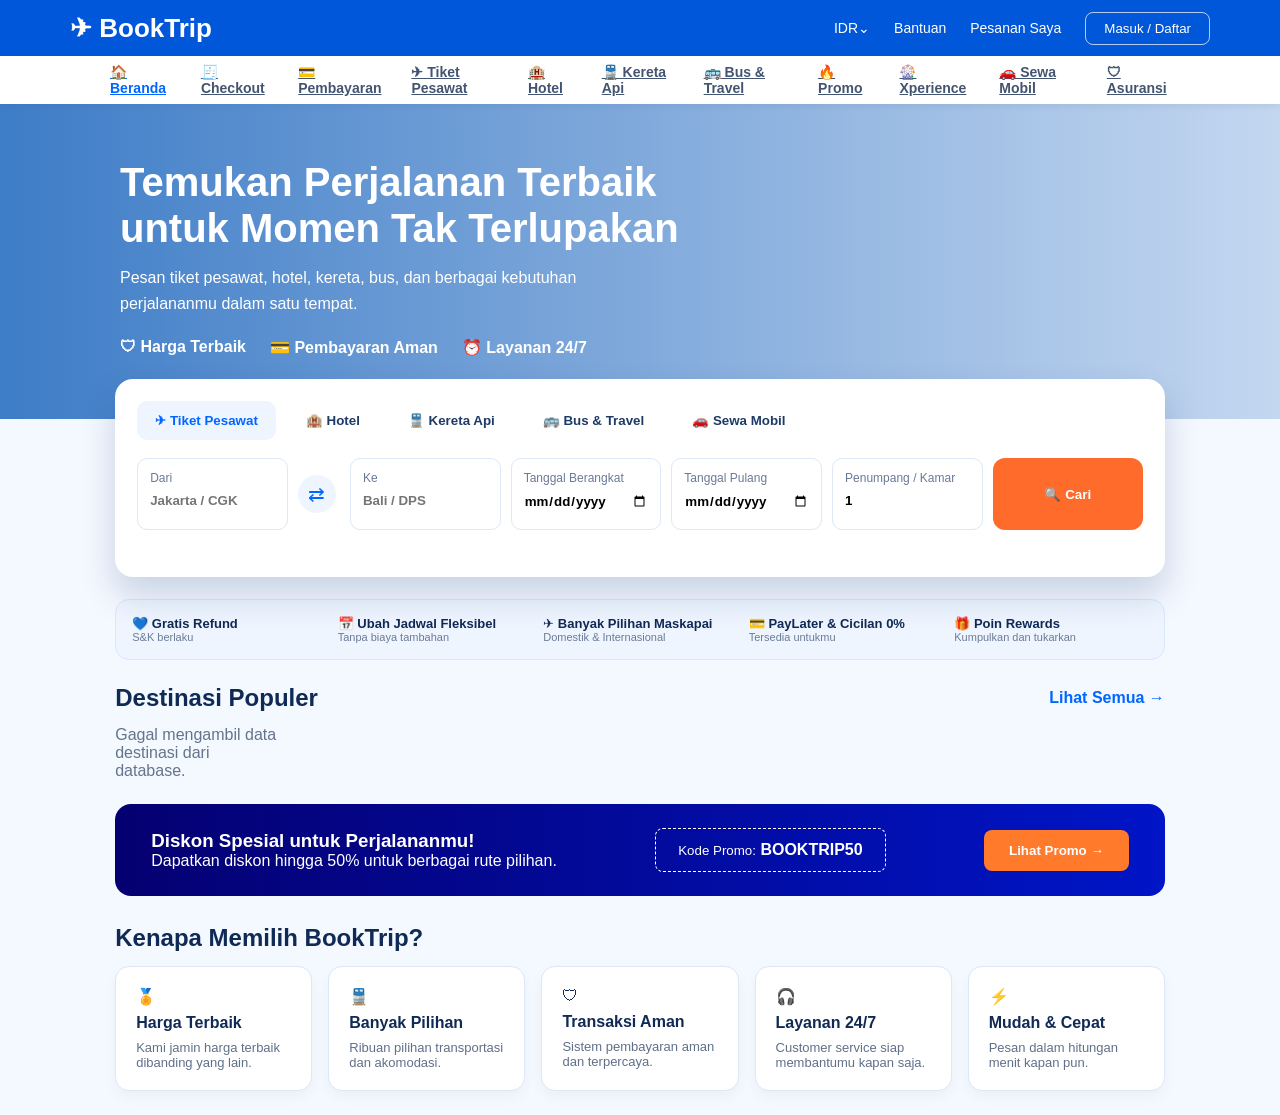
<file: frontend/index.html>
<!DOCTYPE html>
<html lang="id">
<head>
  <meta charset="UTF-8" />
  <meta name="viewport" content="width=device-width, initial-scale=1.0" />

  <title>BookTrip Clone</title>

  <link rel="stylesheet" href="style.css" />
<link rel="icon" type="image/x-icon" href="/favicon.ico">
</head>
<body>

  <!-- TOPBAR -->
  <header class="topbar">
    <div class="logo">✈ BookTrip</div>

    <div class="top-actions">
      <span>IDR⌄</span>
      <span>Bantuan</span>
      <span>Pesanan Saya</span>
      <button id="loginBtn">Masuk / Daftar</button>
    </div>
  </header>

  <!-- NAVBAR MENU -->
  <nav class="navbar" id="navbar">
    <a href="index.html" class="active">🏠 Beranda</a>
    <a href="checkout.html">🧾 Checkout</a>
    <a href="payment.html">💳 Pembayaran</a>
    <a href="tiket-pesawat.html">✈ Tiket Pesawat</a>
    <a href="hotel.html">🏨 Hotel</a>
    <a href="kereta-api.html">🚆 Kereta Api</a>
    <a href="bus-travel.html">🚌 Bus & Travel</a>
    <a href="promo.html">🔥 Promo</a>
    <a href="xperience.html">🎡 Xperience</a>
    <a href="sewa-mobil.html">🚗 Sewa Mobil</a>
    <a href="asuransi.html">🛡 Asuransi</a>
  </nav>

  <!-- MOBILE MENU BUTTON -->
  <button class="hamburger" id="hamburgerBtn">☰</button>

  <!-- HERO -->
  <section class="hero">
    <div class="hero-content">
      <h1>
        Temukan Perjalanan Terbaik<br>
        untuk Momen Tak Terlupakan
      </h1>

      <p>
        Pesan tiket pesawat, hotel, kereta, bus, dan berbagai kebutuhan
        perjalananmu dalam satu tempat.
      </p>

      <div class="features">
        <span>🛡 Harga Terbaik</span>
        <span>💳 Pembayaran Aman</span>
        <span>⏰ Layanan 24/7</span>
      </div>
    </div>
  </section>

  <!-- SEARCH BOX -->
  <section class="search-box">
<div class="tabs">
  <button type="button" class="tab active" onclick="changeTab('flights', this)">✈ Tiket Pesawat</button>
  <button type="button" class="tab" onclick="changeTab('hotels', this)">🏨 Hotel</button>
  <button type="button" class="tab" onclick="changeTab('trains', this)">🚆 Kereta Api</button>
  <button type="button" class="tab" onclick="changeTab('buses', this)">🚌 Bus & Travel</button>
  <button type="button" class="tab" onclick="changeTab('cars', this)">🚗 Sewa Mobil</button>
</div>
</div>
  <form class="form-grid" id="searchForm">
    <div class="input-card">
      <small>Dari</small>
      <input type="text" id="origin" placeholder="Jakarta / CGK">
    </div>

    <button type="button" class="swap" id="swapBtn">⇄</button>

    <div class="input-card">
      <small>Ke</small>
      <input type="text" id="destination" placeholder="Bali / DPS">
    </div>

    <div class="input-card">
      <small>Tanggal Berangkat</small>
      <input type="date" id="departureDate">
    </div>

    <div class="input-card">
      <small>Tanggal Pulang</small>
      <input type="date" id="returnDate">
    </div>

    <div class="input-card">
      <small>Penumpang / Kamar</small>
      <input type="number" id="passenger" value="1" min="1">
    </div>

    <button type="button" class="search-btn" id="searchBtn">
  🔍 Cari
</button>
  </form>

  <div class="result-grid" id="searchResult"></div>
</section>

  <!-- BENEFIT BAR -->
  <section class="benefit-bar">
    <div>
      💙 <b>Gratis Refund</b>
      <span>S&K berlaku</span>
    </div>

    <div>
      📅 <b>Ubah Jadwal Fleksibel</b>
      <span>Tanpa biaya tambahan</span>
    </div>

    <div>
      ✈ <b>Banyak Pilihan Maskapai</b>
      <span>Domestik & Internasional</span>
    </div>

    <div>
      💳 <b>PayLater & Cicilan 0%</b>
      <span>Tersedia untukmu</span>
    </div>

    <div>
      🎁 <b>Poin Rewards</b>
      <span>Kumpulkan dan tukarkan</span>
    </div>
  </section>

  <!-- DESTINASI POPULER -->
  <section class="container">
    <div class="section-title">
      <h2>Destinasi Populer</h2>
      <a href="tiket-pesawat.html">Lihat Semua →</a>
    </div>

    <div class="destination-grid" id="destinationGrid">
      <!-- DATA DARI DATABASE -->
    </div>
  </section>

  <!-- PROMO -->
  <section class="promo">
    <div>
      <h3>Diskon Spesial untuk Perjalananmu!</h3>
      <p>Dapatkan diskon hingga 50% untuk berbagai rute pilihan.</p>
    </div>

    <div class="coupon">
      <small>Kode Promo:</small>
      <b>BOOKTRIP50</b>
    </div>

    <button onclick="window.location.href='promo.html'">
      Lihat Promo →
    </button>
  </section>

  <!-- WHY CHOOSE -->
  <section class="container">
    <h2>Kenapa Memilih BookTrip?</h2>

    <div class="why-grid">
      <div class="why-card">
        🏅
        <b>Harga Terbaik</b>
        <p>Kami jamin harga terbaik dibanding yang lain.</p>
      </div>

      <div class="why-card">
        🚆
        <b>Banyak Pilihan</b>
        <p>Ribuan pilihan transportasi dan akomodasi.</p>
      </div>

      <div class="why-card">
        🛡
        <b>Transaksi Aman</b>
        <p>Sistem pembayaran aman dan terpercaya.</p>
      </div>

      <div class="why-card">
        🎧
        <b>Layanan 24/7</b>
        <p>Customer service siap membantumu kapan saja.</p>
      </div>

      <div class="why-card">
        ⚡
        <b>Mudah & Cepat</b>
        <p>Pesan dalam hitungan menit kapan pun.</p>
      </div>
    </div>
  </section>

  <!-- MODAL LOGIN -->
 <div class="modal" id="loginModal">

  <div class="modal-box">

    <button type="button" class="close-modal" id="closeLogin">
      ×
    </button>

    <h2>Masuk Akun</h2>

    <p>
      Login agar bisa melakukan checkout dan pembayaran.
    </p>

    <input
      type="email"
      id="emailLogin"
      placeholder="Email"
    >

    <input
      type="password"
      id="passwordLogin"
      placeholder="Password"
    >

    <button
      type="button"
      class="login-submit"
      id="submitLogin"
    >
      Masuk
    </button>

    <button
      type="button"
      class="register-btn"
      id="registerBtn"
    >
      Daftar Akun Baru
    </button>

  </div>

</div>

  <!-- SCRIPT -->
  <script src="script.js"></script>

</body>
</html>
</file>
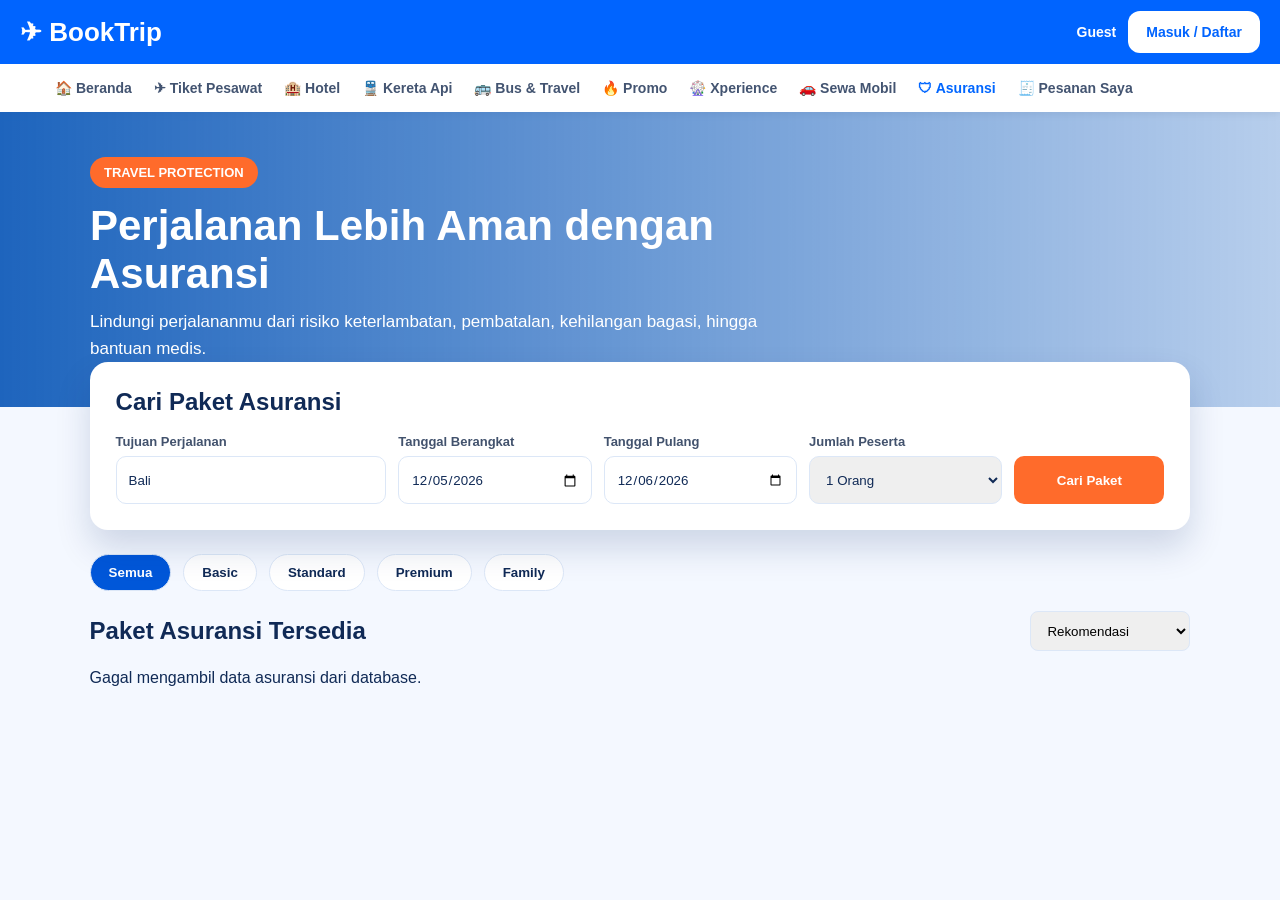
<file: frontend/asuransi.html>
<!DOCTYPE html>
<html lang="id">
<head>
  <meta charset="UTF-8">
  <meta name="viewport" content="width=device-width, initial-scale=1.0">
  <title>Asuransi - BookTrip</title>
  <link rel="stylesheet" href="asuransi.css">


<link rel="icon" type="image/x-icon" href="/favicon.ico">
</head>
<body>

<header class="topbar">
  <div class="logo">✈ BookTrip</div>

  <div class="top-actions">
    <span id="userInfo">Guest</span>
    <button id="loginBtn">Masuk / Daftar</button>
    <button class="menu-btn" id="menuBtn">☰</button>
  </div>
</header>

<nav class="navbar" id="navbar">
  <a href="index.html">🏠 Beranda</a>
  <a href="tiket-pesawat.html">✈ Tiket Pesawat</a>
  <a href="hotel.html">🏨 Hotel</a>
  <a href="kereta-api.html">🚆 Kereta Api</a>
  <a href="bus-travel.html">🚌 Bus & Travel</a>
  <a href="promo.html">🔥 Promo</a>
  <a href="xperience.html">🎡 Xperience</a>
  <a href="sewa-mobil.html">🚗 Sewa Mobil</a>
  <a href="asuransi.html" class="active">🛡 Asuransi</a>
  <a href="pesanan.html">🧾 Pesanan Saya</a>
</nav>

<section class="insurance-hero">
  <div>
    <span class="badge">TRAVEL PROTECTION</span>
    <h1>Perjalanan Lebih Aman dengan Asuransi</h1>
    <p>Lindungi perjalananmu dari risiko keterlambatan, pembatalan, kehilangan bagasi, hingga bantuan medis.</p>
  </div>
</section>

<section class="insurance-search">
  <h2>Cari Paket Asuransi</h2>

  <form id="insuranceForm" class="insurance-form">
    <div class="form-group">
      <label>Tujuan Perjalanan</label>
      <input type="text" id="destination" value="Bali" required>
    </div>

    <div class="form-group">
      <label>Tanggal Berangkat</label>
      <input type="date" id="startDate" required>
    </div>

    <div class="form-group">
      <label>Tanggal Pulang</label>
      <input type="date" id="endDate" required>
    </div>

    <div class="form-group">
      <label>Jumlah Peserta</label>
      <select id="person">
        <option value="1">1 Orang</option>
        <option value="2">2 Orang</option>
        <option value="3">3 Orang</option>
        <option value="4">4 Orang</option>
      </select>
    </div>

    <button type="submit" class="search-btn">Cari Paket</button>
  </form>
</section>

<section class="filter-section">
  <button class="filter-btn active" data-type="all">Semua</button>
  <button class="filter-btn" data-type="Basic">Basic</button>
  <button class="filter-btn" data-type="Standard">Standard</button>
  <button class="filter-btn" data-type="Premium">Premium</button>
  <button class="filter-btn" data-type="Family">Family</button>
</section>

<section class="result-section">
  <div class="result-header">
    <h2>Paket Asuransi Tersedia</h2>

    <select id="sortInsurance">
      <option value="recommended">Rekomendasi</option>
      <option value="cheap">Termurah</option>
      <option value="expensive">Termahal</option>
      <option value="coverage">Coverage Terbesar</option>
    </select>
  </div>

  <div class="insurance-results" id="insuranceResults"></div>
</section>

<div class="modal" id="loginModal">
  <div class="modal-box">
    <button class="close-modal" id="closeLogin">×</button>

    <h2>Masuk Akun</h2>
    <p>Login agar bisa checkout dan pembayaran.</p>

    <input type="email" id="emailLogin" placeholder="Email">
    <input type="password" id="passwordLogin" placeholder="Password">

    <button class="login-submit" id="submitLogin">Masuk</button>
    <button class="register-btn" id="registerBtn">Daftar Akun Baru</button>
  </div>
</div>

<script src="asuransi.js"></script>
</body>
</html>
</file>
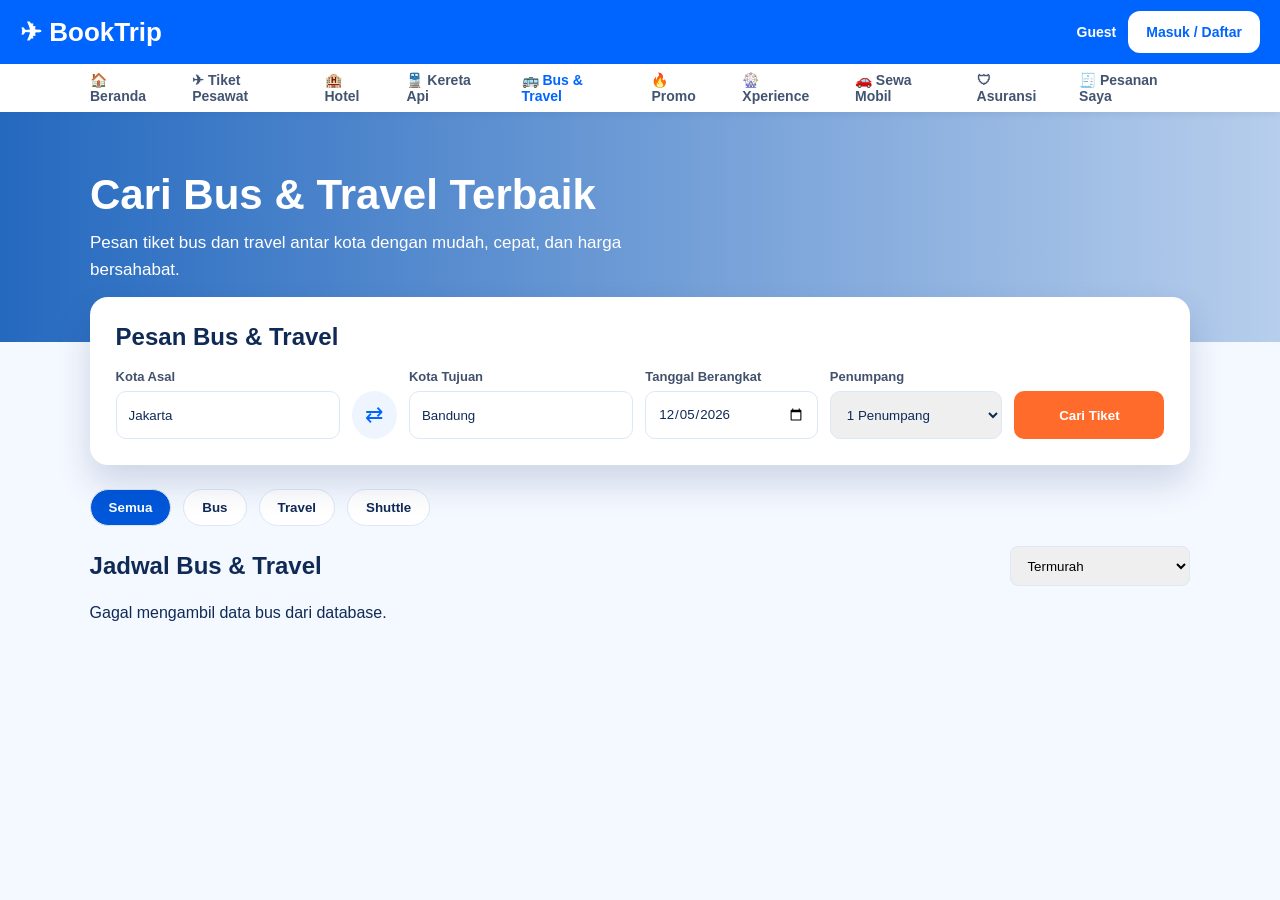
<file: frontend/bus-travel.html>
<!DOCTYPE html>
<html lang="id">
<head>
  <meta charset="UTF-8">
  <meta name="viewport" content="width=device-width, initial-scale=1.0">
  <title>Bus & Travel - BookTrip</title>
  <link rel="stylesheet" href="bus-travel.css">


<link rel="icon" type="image/x-icon" href="/favicon.ico">
</head>
<body>

<header class="topbar">
  <div class="logo">✈ BookTrip</div>

  <div class="top-actions">
    <span id="userInfo">Guest</span>
    <button id="loginBtn">Masuk / Daftar</button>
    <button class="menu-btn" id="menuBtn">☰</button>
  </div>
</header>

<nav class="navbar" id="navbar">
  <a href="index.html">🏠 Beranda</a>
  <a href="tiket-pesawat.html">✈ Tiket Pesawat</a>
  <a href="hotel.html">🏨 Hotel</a>
  <a href="kereta-api.html">🚆 Kereta Api</a>
  <a href="bus-travel.html" class="active">🚌 Bus & Travel</a>
  <a href="promo.html">🔥 Promo</a>
  <a href="xperience.html">🎡 Xperience</a>
  <a href="sewa-mobil.html">🚗 Sewa Mobil</a>
  <a href="asuransi.html">🛡 Asuransi</a>
  <a href="pesanan.html">🧾 Pesanan Saya</a>
</nav>

<section class="bus-hero">
  <div>
    <h1>Cari Bus & Travel Terbaik</h1>
    <p>Pesan tiket bus dan travel antar kota dengan mudah, cepat, dan harga bersahabat.</p>
  </div>
</section>

<section class="bus-search">
  <h2>Pesan Bus & Travel</h2>

  <form id="busForm" class="bus-form">
    <div class="form-group">
      <label>Kota Asal</label>
      <input type="text" id="fromCity" value="Jakarta" required>
    </div>

    <button type="button" class="swap-btn" id="swapBtn">⇄</button>

    <div class="form-group">
      <label>Kota Tujuan</label>
      <input type="text" id="toCity" value="Bandung" required>
    </div>

    <div class="form-group">
      <label>Tanggal Berangkat</label>
      <input type="date" id="departDate" required>
    </div>

    <div class="form-group">
      <label>Penumpang</label>
      <select id="passenger">
        <option value="1">1 Penumpang</option>
        <option value="2">2 Penumpang</option>
        <option value="3">3 Penumpang</option>
        <option value="4">4 Penumpang</option>
      </select>
    </div>

    <button type="submit" class="search-btn">Cari Tiket</button>
  </form>
</section>

<section class="filter-section">
  <button class="filter-btn active" data-type="all">Semua</button>
  <button class="filter-btn" data-type="Bus">Bus</button>
  <button class="filter-btn" data-type="Travel">Travel</button>
  <button class="filter-btn" data-type="Shuttle">Shuttle</button>
</section>

<section class="result-section">
  <div class="result-header">
    <h2>Jadwal Bus & Travel</h2>

    <select id="sortBus">
      <option value="cheap">Termurah</option>
      <option value="early">Berangkat Paling Awal</option>
      <option value="fast">Durasi Tercepat</option>
    </select>
  </div>

  <div class="bus-results" id="busResults"></div>
</section>

<div class="modal" id="loginModal">
  <div class="modal-box">
    <button class="close-modal" id="closeLogin">×</button>

    <h2>Masuk Akun</h2>
    <p>Login agar bisa checkout dan pembayaran.</p>

    <input type="email" id="emailLogin" placeholder="Email">
    <input type="password" id="passwordLogin" placeholder="Password">

    <button class="login-submit" id="submitLogin">Masuk</button>
    <button class="register-btn" id="registerBtn">Daftar Akun Baru</button>
  </div>
</div>

<script src="bus-travel.js"></script>
</body>
</html>
</file>
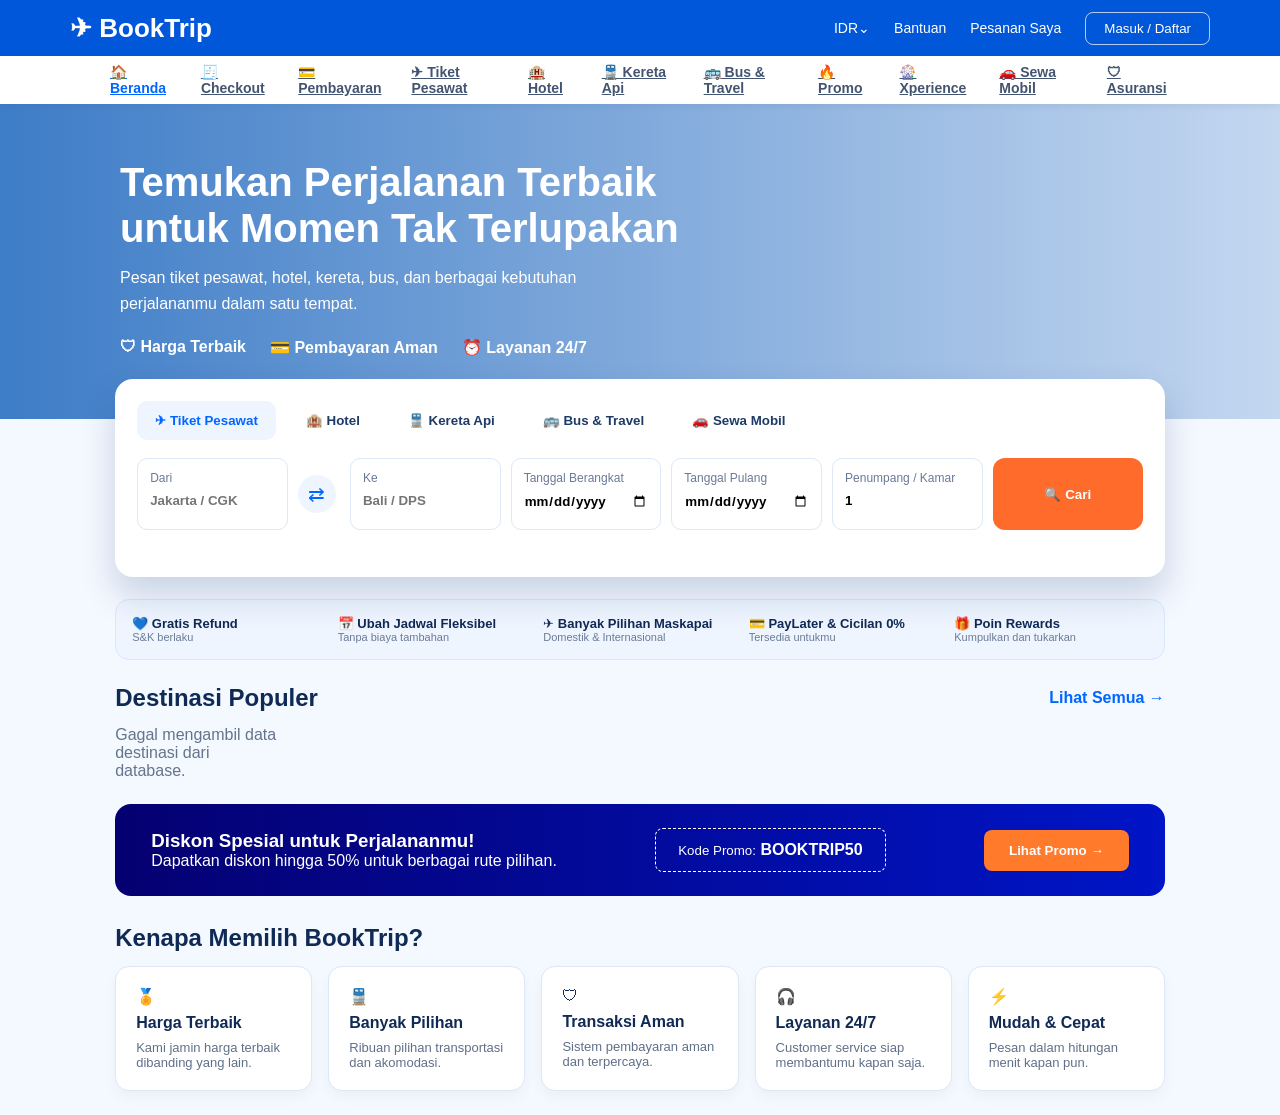
<file: frontend/checkout.html>
<!DOCTYPE html>
<html lang="id">
<head>
  <meta charset="UTF-8">
  <meta name="viewport" content="width=device-width, initial-scale=1.0">
  <title>Checkout - BookTrip</title>
  <link rel="stylesheet" href="style.css">
<link rel="icon" type="image/x-icon" href="/favicon.ico">
</head>
<body>

<header class="topbar">
  <div class="logo">✈ BookTrip</div>
  <div class="top-actions">
    <a href="index.html">Beranda</a>
  </div>
</header>

<section class="checkout-page">
  <div class="checkout-wrapper">

    <div class="checkout-card">
      <h2>Checkout Pesanan</h2>

      <h3>Data Pemesan</h3>

      <input type="text" id="passengerName" placeholder="Nama lengkap">
      <input type="text" id="passengerPhone" placeholder="Nomor WhatsApp">
      <input type="email" id="passengerEmail" placeholder="Email aktif">

      <hr>

      <h3>Catatan Tambahan</h3>
      <input type="text" id="note" placeholder="Contoh: kursi dekat jendela">
    </div>

    <div class="checkout-card">
      <h3>Ringkasan Pesanan</h3>

      <div class="summary-item">
        <span>Layanan</span>
        <b id="serviceName">Loading...</b>
      </div>

      <div class="summary-item">
        <span>Detail</span>
        <b id="serviceDetail">Loading...</b>
      </div>

      <div class="summary-item">
        <span>Status</span>
        <b>Belum Dibayar</b>
      </div>

      <div class="total-box">
        <small>Total Pembayaran</small>
        <h2 id="totalPrice">Rp 0</h2>
      </div>

      <button type="button" class="checkout-btn" id="checkoutBtn">
        Lanjut ke Pembayaran
      </button>
    </div>

  </div>
</section>

<script src="checkout.js"></script>

</body>
</html>
</file>
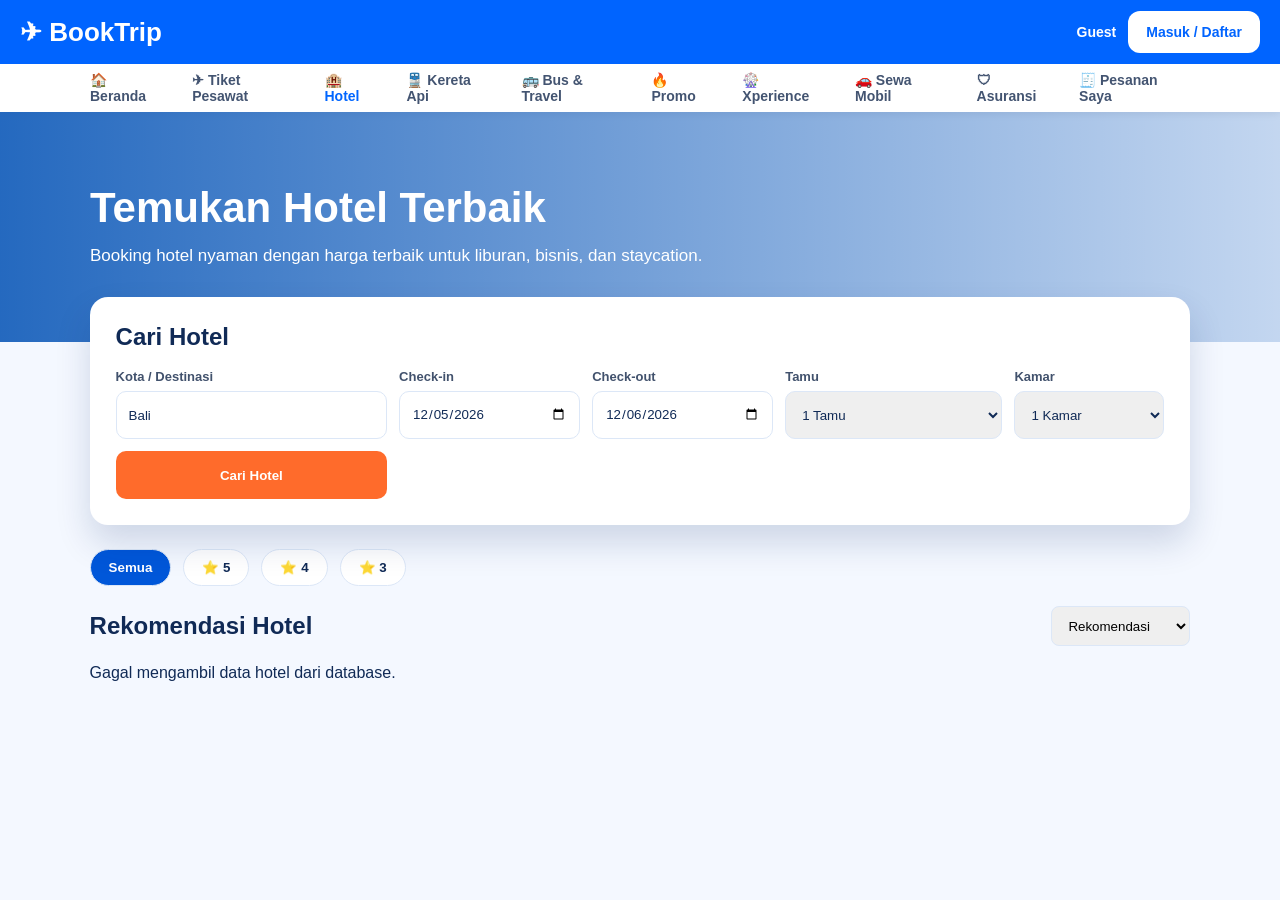
<file: frontend/hotel.html>
<!DOCTYPE html>
<html lang="id">
<head>
  <meta charset="UTF-8">
  <meta name="viewport" content="width=device-width, initial-scale=1.0">
  <title>Hotel - BookTrip</title>
  <link rel="stylesheet" href="hotel.css">
<link rel="icon" type="image/x-icon" href="/favicon.ico">
</head>
<body>

<header class="topbar">
  <div class="logo">✈ BookTrip</div>

  <div class="top-actions">
    <span id="userInfo">Guest</span>
    <button id="loginBtn">Masuk / Daftar</button>
    <button class="menu-btn" id="menuBtn">☰</button>
  </div>
</header>

<nav class="navbar" id="navbar">
  <a href="index.html">🏠 Beranda</a>
  <a href="tiket-pesawat.html">✈ Tiket Pesawat</a>
  <a href="hotel.html" class="active">🏨 Hotel</a>
  <a href="kereta-api.html">🚆 Kereta Api</a>
  <a href="bus-travel.html">🚌 Bus & Travel</a>
  <a href="promo.html">🔥 Promo</a>
  <a href="xperience.html">🎡 Xperience</a>
  <a href="sewa-mobil.html">🚗 Sewa Mobil</a>
  <a href="asuransi.html">🛡 Asuransi</a>
  <a href="pesanan.html">🧾 Pesanan Saya</a>
</nav>

<section class="hotel-hero">
  <div>
    <h1>Temukan Hotel Terbaik</h1>
    <p>Booking hotel nyaman dengan harga terbaik untuk liburan, bisnis, dan staycation.</p>
  </div>
</section>

<section class="hotel-search">
  <h2>Cari Hotel</h2>

  <form id="hotelForm" class="hotel-form">
    <div class="form-group">
      <label>Kota / Destinasi</label>
      <input type="text" id="city" value="Bali" required>
    </div>

    <div class="form-group">
      <label>Check-in</label>
      <input type="date" id="checkin" required>
    </div>

    <div class="form-group">
      <label>Check-out</label>
      <input type="date" id="checkout" required>
    </div>

    <div class="form-group">
      <label>Tamu</label>
      <select id="guests">
        <option value="1">1 Tamu</option>
        <option value="2">2 Tamu</option>
        <option value="4">4 Tamu</option>
        <option value="6">6 Tamu</option>
      </select>
    </div>

    <div class="form-group">
      <label>Kamar</label>
      <select id="rooms">
        <option value="1">1 Kamar</option>
        <option value="2">2 Kamar</option>
        <option value="3">3 Kamar</option>
      </select>
    </div>

    <button type="submit" class="search-btn">Cari Hotel</button>
  </form>
</section>

<section class="filter-section">
  <button class="filter-btn active" data-star="all">Semua</button>
  <button class="filter-btn" data-star="5">⭐ 5</button>
  <button class="filter-btn" data-star="4">⭐ 4</button>
  <button class="filter-btn" data-star="3">⭐ 3</button>
</section>

<section class="result-section">
  <div class="result-header">
    <h2>Rekomendasi Hotel</h2>

    <select id="sortHotel">
      <option value="recommended">Rekomendasi</option>
      <option value="cheap">Termurah</option>
      <option value="expensive">Termahal</option>
      <option value="rating">Rating Tertinggi</option>
    </select>
  </div>

  <div class="hotel-results" id="hotelResults"></div>
</section>

<div class="modal" id="loginModal">
  <div class="modal-box">
    <button class="close-modal" id="closeLogin">×</button>

    <h2>Masuk Akun</h2>
    <p>Login agar bisa checkout dan pembayaran.</p>

    <input type="email" id="emailLogin" placeholder="Email">
    <input type="password" id="passwordLogin" placeholder="Password">

    <button class="login-submit" id="submitLogin">Masuk</button>
    <button class="register-btn" id="registerBtn">Daftar Akun Baru</button>
  </div>
</div>

<script src="hotel.js"></script>
</body>
</html>
</file>
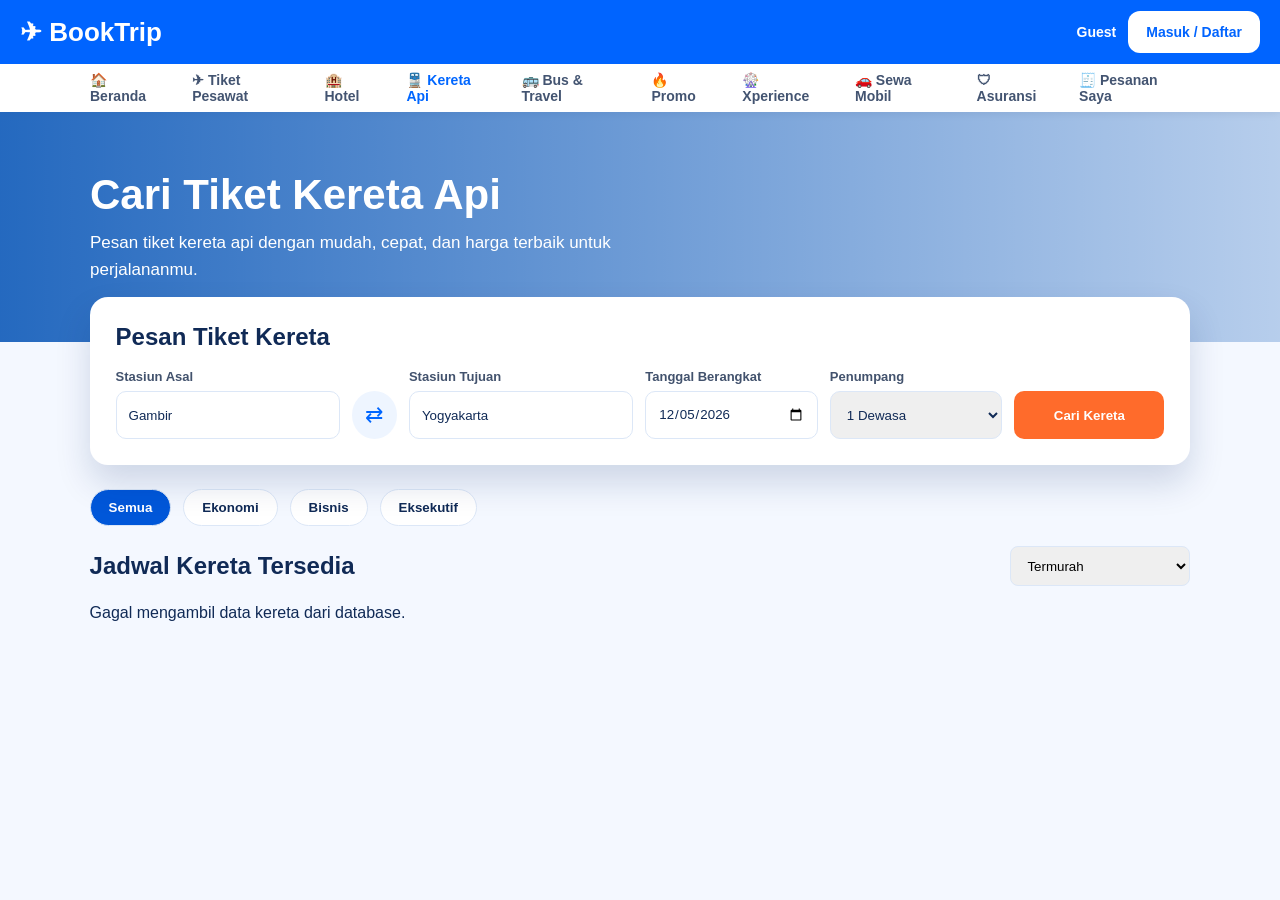
<file: frontend/kereta-api.html>
<!DOCTYPE html>
<html lang="id">
<head>
  <meta charset="UTF-8">
  <meta name="viewport" content="width=device-width, initial-scale=1.0">
  <title>Kereta Api - BookTrip</title>
  <link rel="stylesheet" href="kereta-api.css">
<link rel="icon" type="image/x-icon" href="/favicon.ico">
</head>
<body>

<header class="topbar">
  <div class="logo">✈ BookTrip</div>

  <div class="top-actions">
    <span id="userInfo">Guest</span>
    <button id="loginBtn">Masuk / Daftar</button>
    <button class="menu-btn" id="menuBtn">☰</button>
  </div>
</header>

<nav class="navbar" id="navbar">
  <a href="index.html">🏠 Beranda</a>
  <a href="tiket-pesawat.html">✈ Tiket Pesawat</a>
  <a href="hotel.html">🏨 Hotel</a>
  <a href="kereta-api.html" class="active">🚆 Kereta Api</a>
  <a href="bus-travel.html">🚌 Bus & Travel</a>
  <a href="promo.html">🔥 Promo</a>
  <a href="xperience.html">🎡 Xperience</a>
  <a href="sewa-mobil.html">🚗 Sewa Mobil</a>
  <a href="asuransi.html">🛡 Asuransi</a>
  <a href="pesanan.html">🧾 Pesanan Saya</a>
</nav>

<section class="train-hero">
  <div>
    <h1>Cari Tiket Kereta Api</h1>
    <p>Pesan tiket kereta api dengan mudah, cepat, dan harga terbaik untuk perjalananmu.</p>
  </div>
</section>

<section class="train-search">
  <h2>Pesan Tiket Kereta</h2>

  <form id="trainForm" class="train-form">
    <div class="form-group">
      <label>Stasiun Asal</label>
      <input type="text" id="fromStation" value="Gambir" required>
    </div>

    <button type="button" class="swap-btn" id="swapBtn">⇄</button>

    <div class="form-group">
      <label>Stasiun Tujuan</label>
      <input type="text" id="toStation" value="Yogyakarta" required>
    </div>

    <div class="form-group">
      <label>Tanggal Berangkat</label>
      <input type="date" id="departDate" required>
    </div>

    <div class="form-group">
      <label>Penumpang</label>
      <select id="passenger">
        <option value="1">1 Dewasa</option>
        <option value="2">2 Dewasa</option>
        <option value="3">3 Dewasa</option>
        <option value="4">1 Dewasa, 1 Anak</option>
      </select>
    </div>

    <button type="submit" class="search-btn">Cari Kereta</button>
  </form>
</section>

<section class="filter-section">
  <button class="filter-btn active" data-class="all">Semua</button>
  <button class="filter-btn" data-class="Ekonomi">Ekonomi</button>
  <button class="filter-btn" data-class="Bisnis">Bisnis</button>
  <button class="filter-btn" data-class="Eksekutif">Eksekutif</button>
</section>

<section class="result-section">
  <div class="result-header">
    <h2>Jadwal Kereta Tersedia</h2>

    <select id="sortTrain">
      <option value="cheap">Termurah</option>
      <option value="early">Berangkat Paling Awal</option>
      <option value="fast">Durasi Tercepat</option>
    </select>
  </div>

  <div class="train-results" id="trainResults"></div>
</section>

<div class="modal" id="loginModal">
  <div class="modal-box">
    <button class="close-modal" id="closeLogin">×</button>

    <h2>Masuk Akun</h2>
    <p>Login agar bisa checkout dan pembayaran.</p>

    <input type="email" id="emailLogin" placeholder="Email">
    <input type="password" id="passwordLogin" placeholder="Password">

    <button class="login-submit" id="submitLogin">Masuk</button>
    <button class="register-btn" id="registerBtn">Daftar Akun Baru</button>
  </div>
</div>

<script src="kereta-api.js"></script>
</body>
</html>
</file>
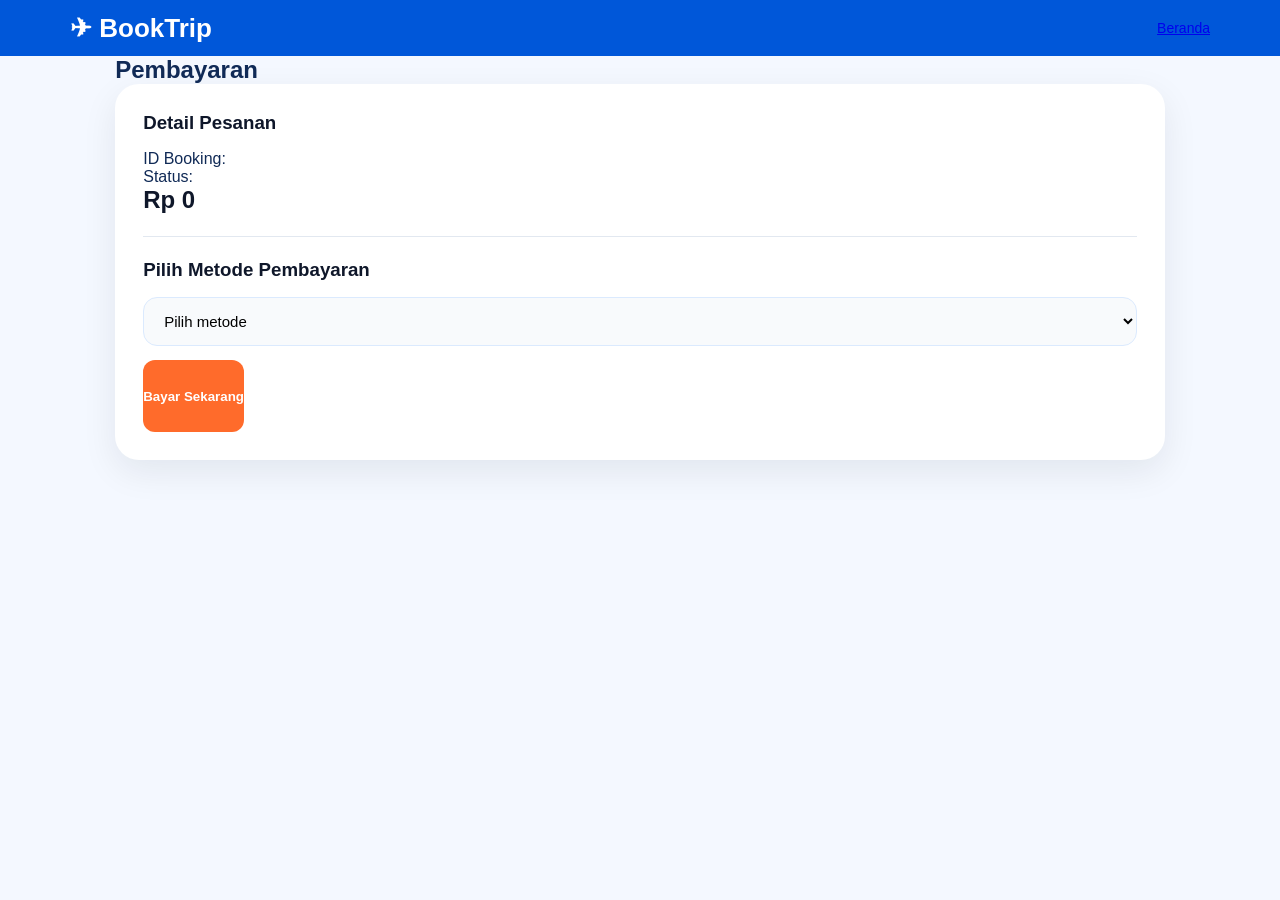
<file: frontend/payment.html>
<!DOCTYPE html>
<html lang="id">
<head>
  <meta charset="UTF-8">
  <title>Pembayaran</title>
  <link rel="stylesheet" href="style.css">
<link rel="icon" type="image/x-icon" href="/favicon.ico">
</head>
<body>

<header class="topbar">
  <div class="logo">✈ BookTrip</div>
  <div class="top-actions">
    <a href="index.html">Beranda</a>
  </div>
</header>

<section class="container">
  <h2>Pembayaran</h2>

  <div class="checkout-card">
    <h3>Detail Pesanan</h3>
    <p>ID Booking: <b id="bookingId"></b></p>
    <p>Status: <b id="bookingStatus"></b></p>
    <h2 id="paymentTotal">Rp 0</h2>

    <hr>

    <h3>Pilih Metode Pembayaran</h3>

    <select id="paymentMethod">
      <option value="">Pilih metode</option>
      <option value="Transfer Bank">Transfer Bank</option>
      <option value="Virtual Account">Virtual Account</option>
      <option value="QRIS">QRIS</option>
      <option value="E-Wallet">E-Wallet</option>
    </select>

    <button class="search-btn" id="payBtn">
      Bayar Sekarang
    </button>
  </div>
</section>

<script src="payment.js"></script>
</body>
</html>
</file>
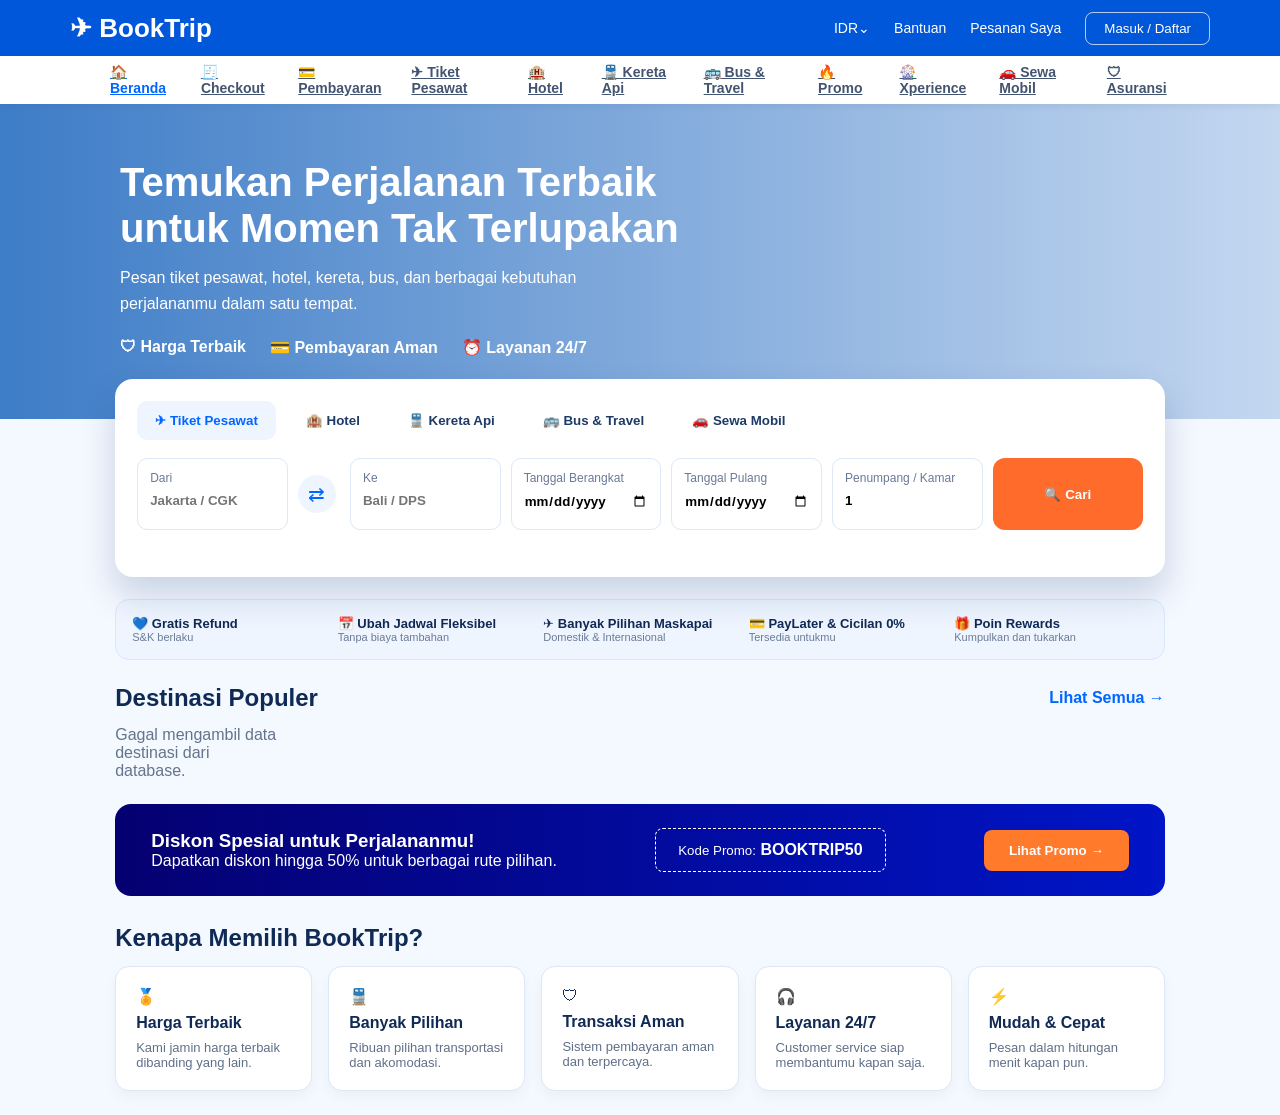
<file: frontend/pesanan.html>
<!DOCTYPE html>
<html lang="id">
<head>
  <meta charset="UTF-8">
  <meta name="viewport" content="width=device-width, initial-scale=1.0">
  <title>Pesanan Saya - BookTrip</title>
  <link rel="stylesheet" href="style.css">
<link rel="icon" type="image/x-icon" href="/favicon.ico">
</head>
<body>

<header class="topbar">
  <div class="logo">✈ BookTrip</div>
  <div class="top-actions">
    <a href="index.html">Beranda</a>
  </div>
</header>

<section class="checkout-page">
  <div class="checkout-card">
    <h2>Pesanan Saya</h2>
    <div id="orderList">Memuat pesanan...</div>
  </div>
</section>

<script src="pesanan.js"></script>

</body>
</html>
</file>
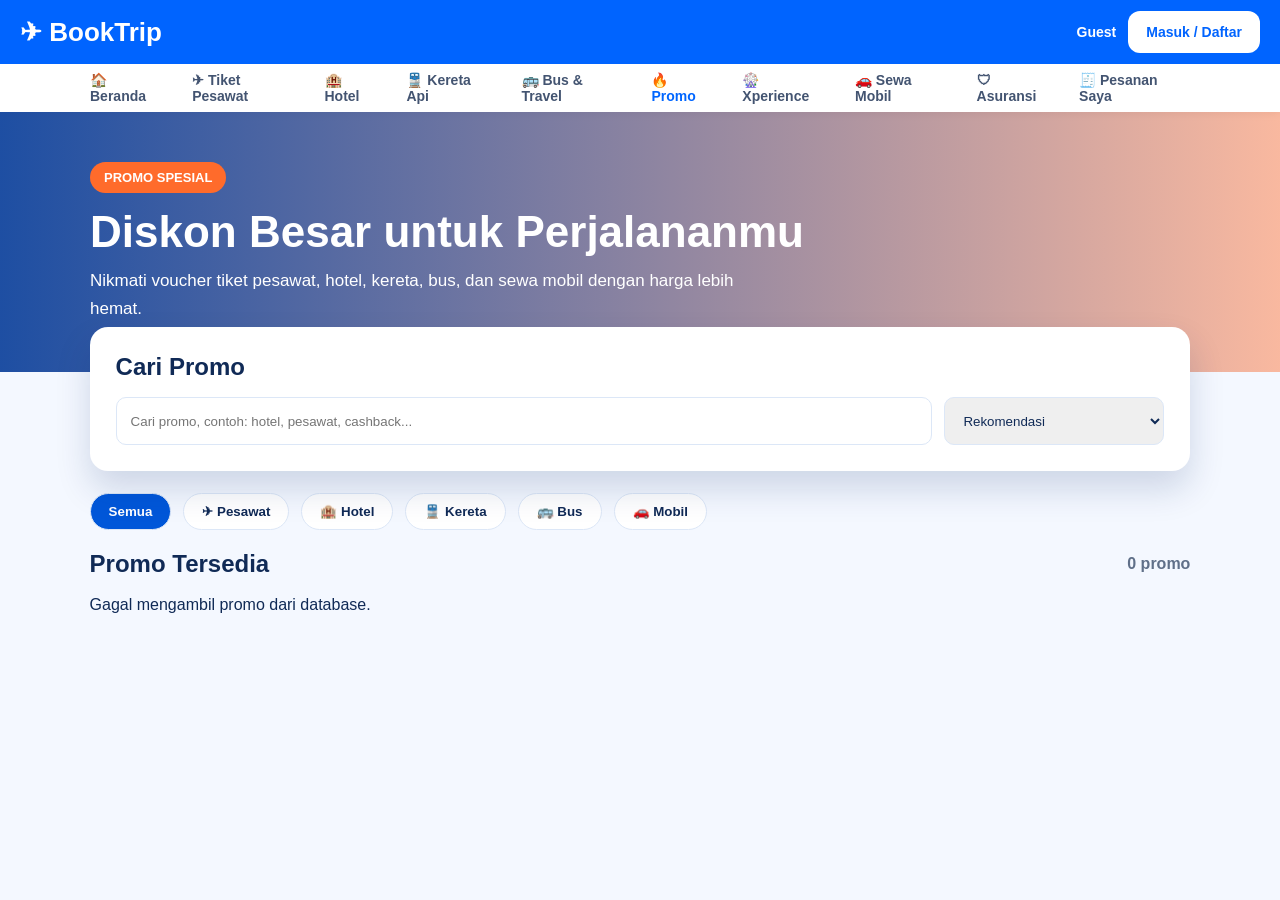
<file: frontend/promo.html>
<!DOCTYPE html>
<html lang="id">
<head>
  <meta charset="UTF-8">
  <meta name="viewport" content="width=device-width, initial-scale=1.0">
  <title>Promo - BookTrip</title>
  <link rel="stylesheet" href="promo.css">
<link rel="icon" type="image/x-icon" href="/favicon.ico">
</head>
<body>

<header class="topbar">
  <div class="logo">✈ BookTrip</div>

  <div class="top-actions">
    <span id="userInfo">Guest</span>
    <button id="loginBtn">Masuk / Daftar</button>
    <button class="menu-btn" id="menuBtn">☰</button>
  </div>
</header>

<nav class="navbar" id="navbar">
  <a href="index.html">🏠 Beranda</a>
  <a href="tiket-pesawat.html">✈ Tiket Pesawat</a>
  <a href="hotel.html">🏨 Hotel</a>
  <a href="kereta-api.html">🚆 Kereta Api</a>
  <a href="bus-travel.html">🚌 Bus & Travel</a>
  <a href="promo.html" class="active">🔥 Promo</a>
  <a href="xperience.html">🎡 Xperience</a>
  <a href="sewa-mobil.html">🚗 Sewa Mobil</a>
  <a href="asuransi.html">🛡 Asuransi</a>
  <a href="pesanan.html">🧾 Pesanan Saya</a>
</nav>

<section class="promo-hero">
  <div>
    <span class="badge">PROMO SPESIAL</span>
    <h1>Diskon Besar untuk Perjalananmu</h1>
    <p>Nikmati voucher tiket pesawat, hotel, kereta, bus, dan sewa mobil dengan harga lebih hemat.</p>
  </div>
</section>

<section class="promo-search">
  <h2>Cari Promo</h2>

  <div class="search-row">
    <input type="text" id="searchPromo" placeholder="Cari promo, contoh: hotel, pesawat, cashback...">

    <select id="sortPromo">
      <option value="recommended">Rekomendasi</option>
      <option value="biggest">Diskon Terbesar</option>
      <option value="latest">Terbaru</option>
    </select>
  </div>
</section>

<section class="filter-section">
  <button class="filter-btn active" data-category="all">Semua</button>
  <button class="filter-btn" data-category="Pesawat">✈ Pesawat</button>
  <button class="filter-btn" data-category="Hotel">🏨 Hotel</button>
  <button class="filter-btn" data-category="Kereta">🚆 Kereta</button>
  <button class="filter-btn" data-category="Bus">🚌 Bus</button>
  <button class="filter-btn" data-category="Mobil">🚗 Mobil</button>
</section>

<section class="result-section">
  <div class="result-header">
    <h2>Promo Tersedia</h2>
    <span id="promoCount">0 promo</span>
  </div>

  <div class="promo-results" id="promoResults"></div>
</section>

<div class="modal" id="loginModal">
  <div class="modal-box">
    <button class="close-modal" id="closeLogin">×</button>

    <h2>Masuk Akun</h2>
    <p>Login agar bisa klaim promo dan checkout.</p>

    <input type="email" id="emailLogin" placeholder="Email">
    <input type="password" id="passwordLogin" placeholder="Password">

    <button class="login-submit" id="submitLogin">Masuk</button>
    <button class="register-btn" id="registerBtn">Daftar Akun Baru</button>
  </div>
</div>

<script src="promo.js"></script>
</body>
</html>
</file>
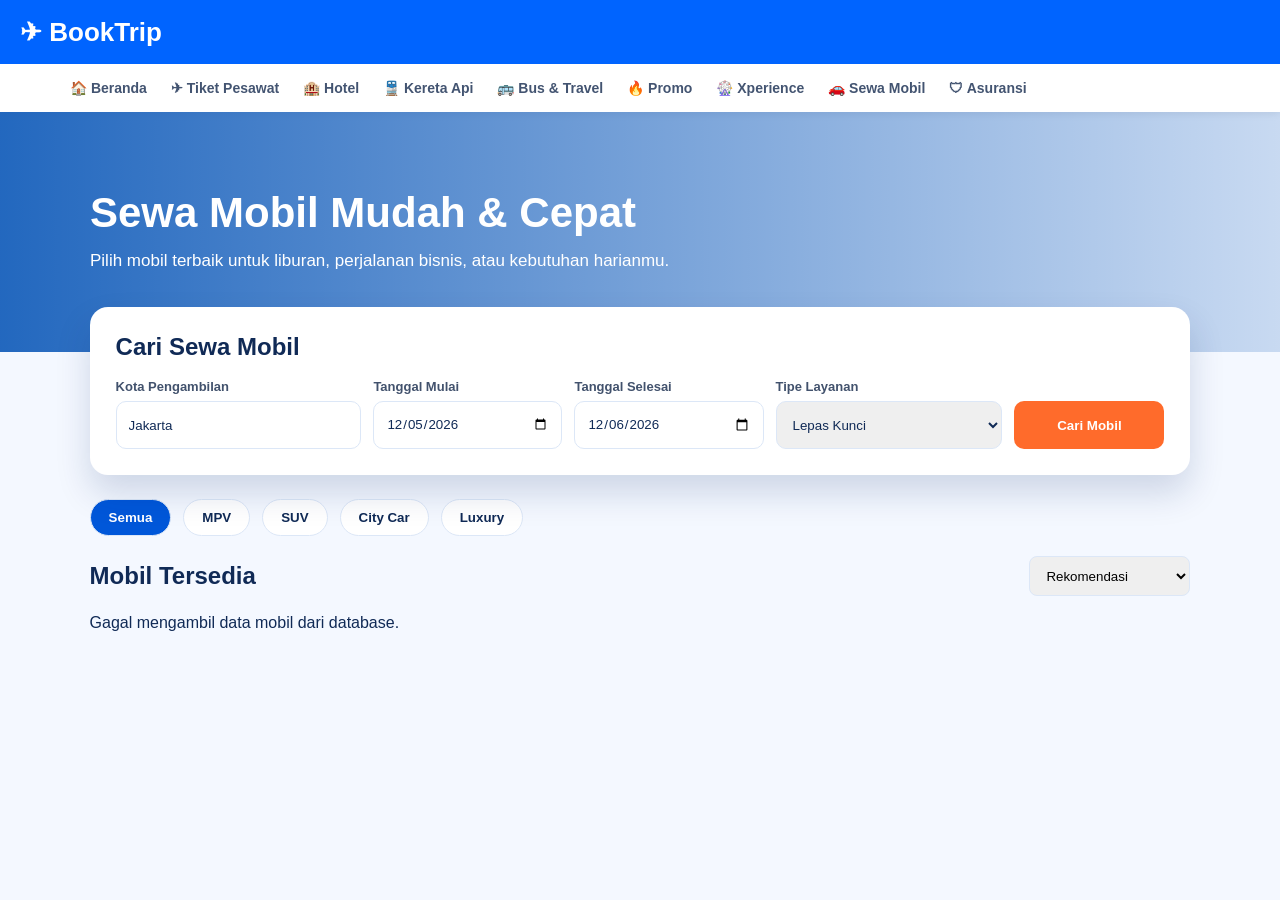
<file: frontend/sewa-mobil.html>
<!DOCTYPE html>
<html lang="id">
<head>
  <meta charset="UTF-8">
  <meta name="viewport" content="width=device-width, initial-scale=1.0">
  <title>Sewa Mobil - BookTrip</title>
  <link rel="stylesheet" href="sewa-mobil.css">
<link rel="icon" type="image/x-icon" href="/favicon.ico">
</head>
<body>

<header class="topbar">
  <div class="logo">✈ BookTrip</div>
  <button class="menu-btn" id="menuBtn">☰</button>
</header>

<nav class="navbar" id="navbar">
  <a href="index.html">🏠 Beranda</a>
  <a href="tiket-pesawat.html">✈ Tiket Pesawat</a>
  <a href="hotel.html">🏨 Hotel</a>
  <a href="kereta-api.html">🚆 Kereta Api</a>
  <a href="bus-travel.html">🚌 Bus & Travel</a>
  <a href="promo.html">🔥 Promo</a>
  <a href="xperience.html">🎡 Xperience</a>
  <a href="sewa-mobil.html">🚗 Sewa Mobil</a>
  <a href="asuransi.html">🛡 Asuransi</a>
</nav>

<section class="car-hero">
  <div>
    <h1>Sewa Mobil Mudah & Cepat</h1>
    <p>Pilih mobil terbaik untuk liburan, perjalanan bisnis, atau kebutuhan harianmu.</p>
  </div>
</section>

<section class="car-search">
  <h2>Cari Sewa Mobil</h2>

  <form id="carForm" class="car-form">
    <div class="form-group">
      <label>Kota Pengambilan</label>
      <input type="text" id="city" value="Jakarta" required>
    </div>

    <div class="form-group">
      <label>Tanggal Mulai</label>
      <input type="date" id="startDate" required>
    </div>

    <div class="form-group">
      <label>Tanggal Selesai</label>
      <input type="date" id="endDate" required>
    </div>

    <div class="form-group">
      <label>Tipe Layanan</label>
      <select id="serviceType">
        <option>Lepas Kunci</option>
        <option>Dengan Sopir</option>
        <option>Antar Jemput Bandara</option>
      </select>
    </div>

    <button type="submit" class="search-btn">Cari Mobil</button>
  </form>
</section>

<section class="filter-section">
  <button class="filter-btn active" data-type="all">Semua</button>
  <button class="filter-btn" data-type="MPV">MPV</button>
  <button class="filter-btn" data-type="SUV">SUV</button>
  <button class="filter-btn" data-type="City Car">City Car</button>
  <button class="filter-btn" data-type="Luxury">Luxury</button>
</section>

<section class="result-section">
  <div class="result-header">
    <h2>Mobil Tersedia</h2>

    <select id="sortCar">
      <option value="recommended">Rekomendasi</option>
      <option value="cheap">Termurah</option>
      <option value="expensive">Termahal</option>
      <option value="seat">Kapasitas Terbesar</option>
    </select>
  </div>

  <div class="car-results" id="carResults"></div>
</section>

<script src="sewa-mobil.js"></script>
</body>
</html>
</file>
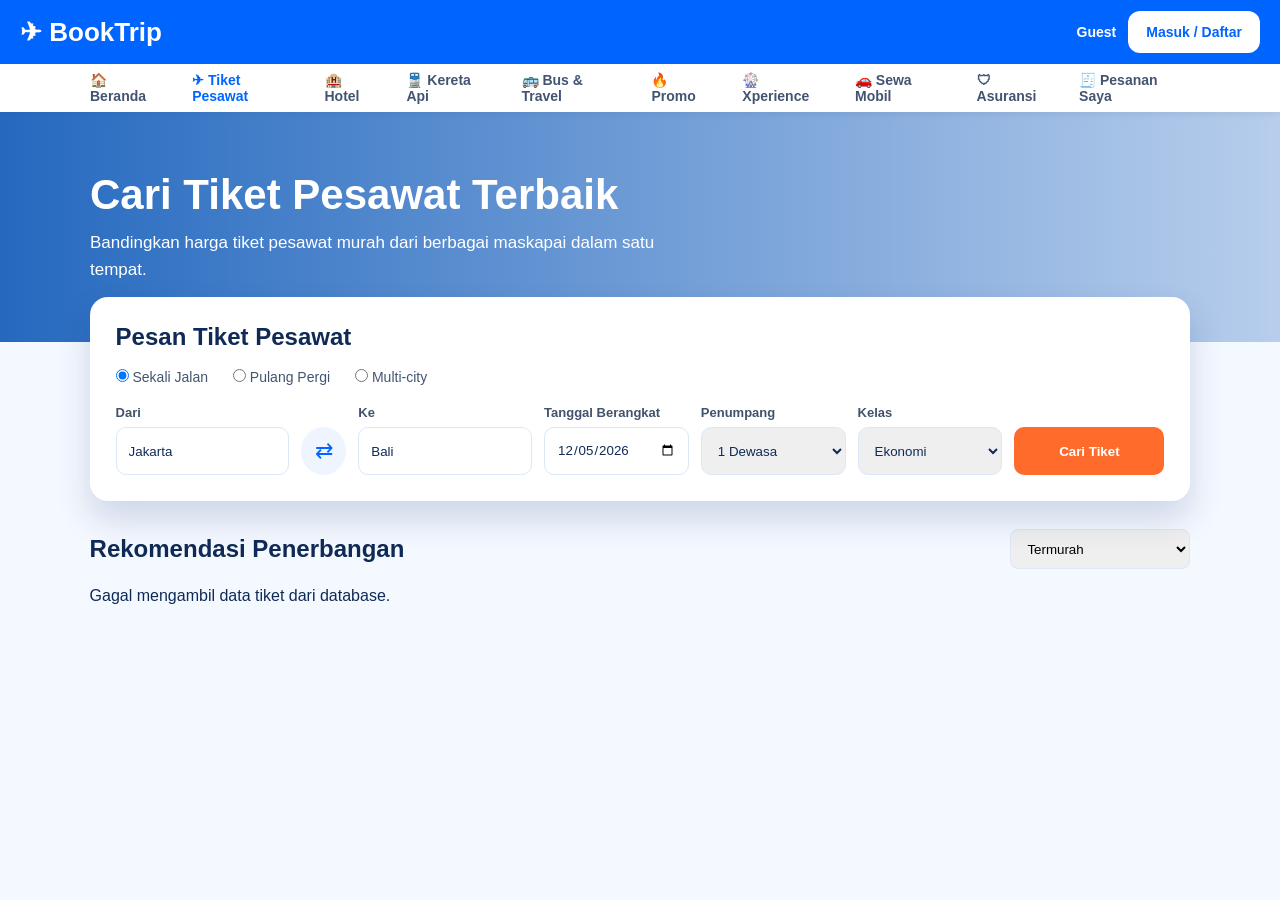
<file: frontend/tiket-pesawat.html>
<!DOCTYPE html>
<html lang="id">
<head>
  <meta charset="UTF-8" />
  <meta name="viewport" content="width=device-width, initial-scale=1.0" />

  <title>Tiket Pesawat - BookTrip</title>

  <link rel="stylesheet" href="tiket-pesawat.css" />
<link rel="icon" type="image/x-icon" href="/favicon.ico">
</head>
<body>

  <!-- TOPBAR -->
<header class="topbar">

  <div class="logo">
    ✈ BookTrip
  </div>

  <div class="top-actions">

    <span id="userInfo">
      Guest
    </span>

    <button id="loginBtn">
      Masuk / Daftar
    </button>

  </div>

</header>

  <!-- NAVBAR -->
  <nav class="navbar" id="navbar">
    <a href="index.html">🏠 Beranda</a>
    <a href="tiket-pesawat.html" class="active">✈ Tiket Pesawat</a>
    <a href="hotel.html">🏨 Hotel</a>
    <a href="kereta-api.html">🚆 Kereta Api</a>
    <a href="bus-travel.html">🚌 Bus & Travel</a>
    <a href="promo.html">🔥 Promo</a>
    <a href="xperience.html">🎡 Xperience</a>
    <a href="sewa-mobil.html">🚗 Sewa Mobil</a>
    <a href="asuransi.html">🛡 Asuransi</a>
    <a href="pesanan.html">🧾 Pesanan Saya</a>
  </nav>

  <!-- HERO -->
  <section class="flight-hero">
    <div>
      <h1>Cari Tiket Pesawat Terbaik</h1>
      <p>Bandingkan harga tiket pesawat murah dari berbagai maskapai dalam satu tempat.</p>
    </div>
  </section>

  <!-- SEARCH FORM -->
  <section class="flight-search">
    <h2>Pesan Tiket Pesawat</h2>

    <div class="trip-options">
      <label>
        <input type="radio" name="trip" value="oneway" checked>
        Sekali Jalan
      </label>

      <label>
        <input type="radio" name="trip" value="roundtrip">
        Pulang Pergi
      </label>

      <label>
        <input type="radio" name="trip" value="multicity">
        Multi-city
      </label>
    </div>

    <form id="flightForm" class="flight-form">

      <div class="form-group">
        <label>Dari</label>
        <input
          type="text"
          id="fromCity"
          name="origin"
          placeholder="Contoh: Jakarta / CGK"
          value="Jakarta"
          required
        >
      </div>

      <button type="button" class="swap-btn" id="swapBtn">⇄</button>

      <div class="form-group">
        <label>Ke</label>
        <input
          type="text"
          id="toCity"
          name="destination"
          placeholder="Contoh: Bali / DPS"
          value="Bali"
          required
        >
      </div>

      <div class="form-group">
        <label>Tanggal Berangkat</label>
        <input
          type="date"
          id="departDate"
          name="departure_date"
          required
        >
      </div>

      <div class="form-group">
        <label>Penumpang</label>
        <select id="passenger" name="passenger">
          <option value="1">1 Dewasa</option>
          <option value="2">2 Dewasa</option>
          <option value="3">3 Dewasa</option>
          <option value="4">1 Dewasa, 1 Anak</option>
        </select>
      </div>

      <div class="form-group">
        <label>Kelas</label>
        <select id="flightClass" name="class_type">
          <option value="Ekonomi">Ekonomi</option>
          <option value="Premium Ekonomi">Premium Ekonomi</option>
          <option value="Bisnis">Bisnis</option>
          <option value="First Class">First Class</option>
        </select>
      </div>

      <button type="submit" class="search-btn">
        Cari Tiket
      </button>
    </form>
  </section>

  <!-- RESULT -->
  <section class="result-section">
    <div class="result-header">
      <h2>Rekomendasi Penerbangan</h2>

      <select id="sortFlight">
        <option value="cheap">Termurah</option>
        <option value="early">Berangkat Paling Awal</option>
      </select>
    </div>

    <div id="flightResults" class="flight-results">
      <!-- DATA DARI DATABASE AKAN MUNCUL DI SINI -->
    </div>
  </section>

  <!-- MODAL LOGIN -->
  <div class="modal" id="loginModal">
    <div class="modal-box">
      <button class="close-modal" id="closeLogin">×</button>

      <h2>Masuk Akun</h2>
      <p>Login agar bisa melakukan checkout dan pembayaran.</p>

      <input
        type="email"
        id="emailLogin"
        placeholder="Email"
      >

      <input
        type="password"
        id="passwordLogin"
        placeholder="Password"
      >

      <button class="login-submit" id="submitLogin">
        Masuk
      </button>

      <button class="register-btn" id="registerBtn">
        Daftar Akun Baru
      </button>
    </div>
  </div>

  <!-- SCRIPT -->
  <script src="tiket-pesawat.js"></script>

</body>
</html>
</file>
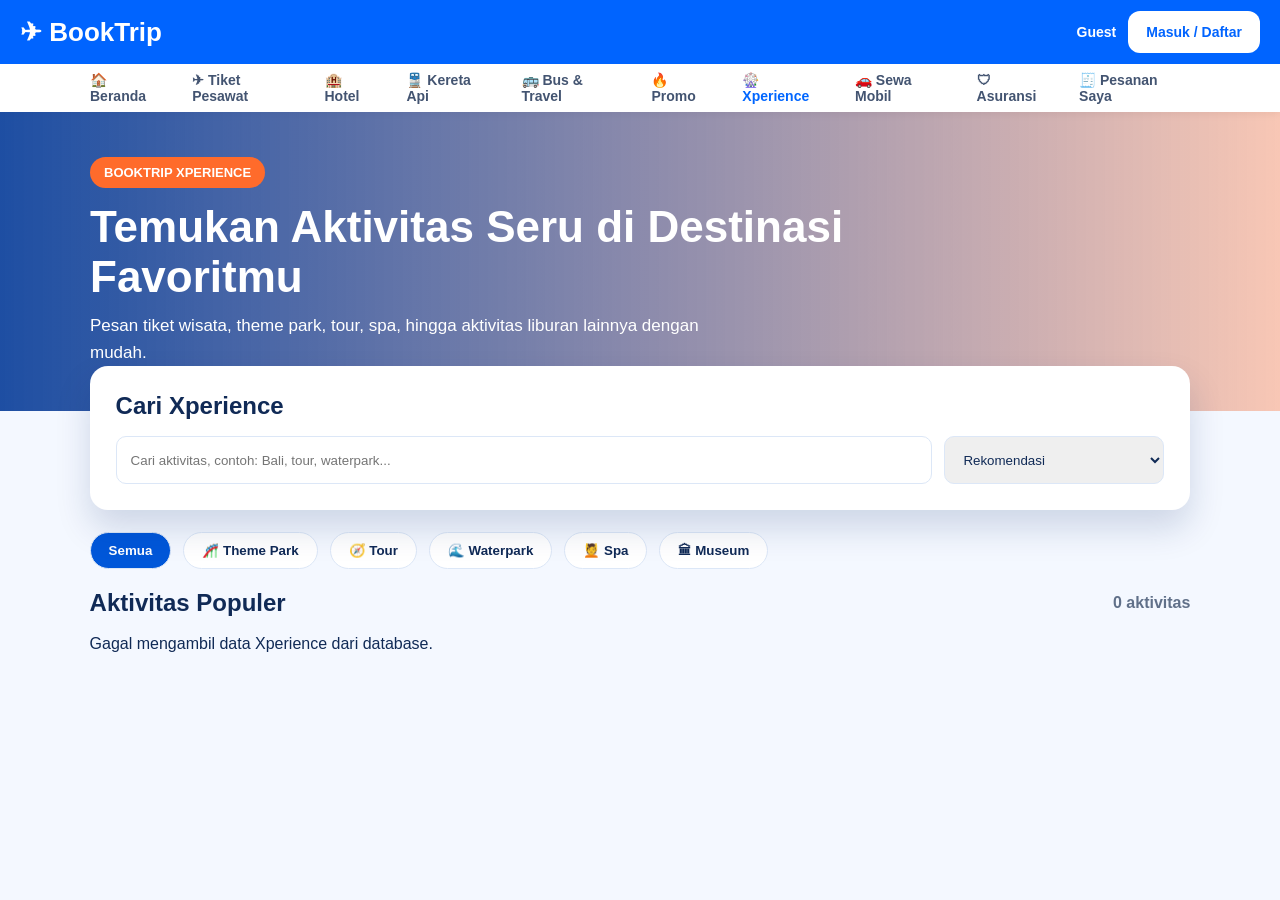
<file: frontend/xperience.html>
<!DOCTYPE html>
<html lang="id">
<head>
  <meta charset="UTF-8">
  <meta name="viewport" content="width=device-width, initial-scale=1.0">
  <title>Xperience - BookTrip</title>
  <link rel="stylesheet" href="xperience.css">
<link rel="icon" type="image/x-icon" href="/favicon.ico">
<body>

<header class="topbar">
  <div class="logo">✈ BookTrip</div>

  <div class="top-actions">
    <span id="userInfo">Guest</span>
    <button id="loginBtn">Masuk / Daftar</button>
    <button class="menu-btn" id="menuBtn">☰</button>
  </div>
</header>

<nav class="navbar" id="navbar">
  <a href="index.html">🏠 Beranda</a>
  <a href="tiket-pesawat.html">✈ Tiket Pesawat</a>
  <a href="hotel.html">🏨 Hotel</a>
  <a href="kereta-api.html">🚆 Kereta Api</a>
  <a href="bus-travel.html">🚌 Bus & Travel</a>
  <a href="promo.html">🔥 Promo</a>
  <a href="xperience.html" class="active">🎡 Xperience</a>
  <a href="sewa-mobil.html">🚗 Sewa Mobil</a>
  <a href="asuransi.html">🛡 Asuransi</a>
  <a href="pesanan.html">🧾 Pesanan Saya</a>
</nav>

<section class="xperience-hero">
  <div>
    <span class="badge">BOOKTRIP XPERIENCE</span>
    <h1>Temukan Aktivitas Seru di Destinasi Favoritmu</h1>
    <p>Pesan tiket wisata, theme park, tour, spa, hingga aktivitas liburan lainnya dengan mudah.</p>
  </div>
</section>

<section class="xp-search">
  <h2>Cari Xperience</h2>

  <div class="search-row">
    <input type="text" id="searchXp" placeholder="Cari aktivitas, contoh: Bali, tour, waterpark...">

    <select id="sortXp">
      <option value="recommended">Rekomendasi</option>
      <option value="cheap">Termurah</option>
      <option value="expensive">Termahal</option>
      <option value="rating">Rating Tertinggi</option>
    </select>
  </div>
</section>

<section class="filter-section">
  <button class="filter-btn active" data-category="all">Semua</button>
  <button class="filter-btn" data-category="Theme Park">🎢 Theme Park</button>
  <button class="filter-btn" data-category="Tour">🧭 Tour</button>
  <button class="filter-btn" data-category="Waterpark">🌊 Waterpark</button>
  <button class="filter-btn" data-category="Spa">💆 Spa</button>
  <button class="filter-btn" data-category="Museum">🏛 Museum</button>
</section>

<section class="result-section">
  <div class="result-header">
    <h2>Aktivitas Populer</h2>
    <span id="xpCount">0 aktivitas</span>
  </div>

  <div class="xp-results" id="xpResults"></div>
</section>

<div class="modal" id="loginModal">
  <div class="modal-box">
    <button class="close-modal" id="closeLogin">×</button>

    <h2>Masuk Akun</h2>
    <p>Login agar bisa checkout dan pembayaran.</p>

    <input type="email" id="emailLogin" placeholder="Email">
    <input type="password" id="passwordLogin" placeholder="Password">

    <button class="login-submit" id="submitLogin">Masuk</button>
    <button class="register-btn" id="registerBtn">Daftar Akun Baru</button>
  </div>
</div>

<script src="xperience.js"></script>
</body>
</html>
</file>
<file: frontend/style.css>
*{
  margin:0;
  padding:0;
  box-sizing:border-box;
  font-family:Arial, sans-serif;
}

body{
  background:#f4f8ff;
  color:#102a56;
}

.topbar{
  height:56px;
  background:#0057d9;
  color:white;
  display:flex;
  align-items:center;
  justify-content:space-between;
  padding:0 70px;
}

.logo{
  font-size:26px;
  font-weight:800;
}

.top-actions{
  display:flex;
  gap:24px;
  align-items:center;
  font-size:14px;
}

.top-actions button{
  background:transparent;
  color:white;
  border:1px solid rgba(255,255,255,.7);
  padding:8px 18px;
  border-radius:8px;
}

.navbar{
  height:48px;
  background:white;
  display:flex;
  align-items:center;
  gap:28px;
  padding:0 110px;
  box-shadow:0 2px 8px rgba(0,0,0,.08);
  font-size:14px;
}

.navbar a{
  cursor:pointer;
  color:#435471;
  font-weight:600;
}

.navbar .active{
  color:#0066ff;
}

.hero{
  min-height:315px;
  background:
    linear-gradient(90deg,rgba(0,83,180,.75),rgba(0,83,180,.2)),
    url("https://images.unsplash.com/photo-1507525428034-b723cf961d3e?auto=format&fit=crop&w=1600&q=80");
  background-size:cover;
  background-position:center;
  padding:55px 120px;
  color:white;
}

.hero h1{
  font-size:40px;
  line-height:1.15;
  margin-bottom:14px;
}

.hero p{
  width:520px;
  line-height:1.6;
  margin-bottom:22px;
}

.features{
  display:flex;
  gap:24px;
  font-weight:600;
}

.search-box{
  width:82%;
  background:white;
  margin:-80px auto 22px;
  border-radius:18px;
  padding:22px;
  box-shadow:0 18px 35px rgba(0,40,100,.18);
  position:relative;
}

.tabs{
  display:flex;
  gap:12px;
  margin-bottom:18px;
  flex-wrap:wrap;
}

.tab{
  border:0;
  background:transparent;
  padding:12px 18px;
  border-radius:10px;
  font-weight:700;
  color:#1e3a66;
}

.tab.active{
  background:#eef5ff;
  color:#0066ff;
}

.trip-type{
  display:flex;
  gap:28px;
  font-size:13px;
  margin-bottom:18px;
}

.form-grid{
  display:grid;
  grid-template-columns:1.2fr 42px 1.2fr 1.2fr 1.2fr 1.2fr 150px;
  gap:10px;
  align-items:center;
}

.input-card{
  border:1px solid #dde7f5;
  border-radius:10px;
  padding:12px;
  min-height:72px;
}

.input-card small,
.input-card span{
  display:block;
  color:#697a96;
  font-size:12px;
}

.input-card b{
  display:block;
  font-size:18px;
  margin:4px 0;
}

.swap{
  width:38px;
  height:38px;
  border-radius:50%;
  border:0;
  background:#eef5ff;
  color:#0066ff;
  font-size:20px;
}

.search-btn{
  height:72px;
  border:0;
  border-radius:12px;
  background:#ff6b2b;
  color:white;
  font-weight:800;
  cursor:pointer;
}

.benefit-bar{
  width:82%;
  margin:0 auto 24px;
  background:#eef5ff;
  border:1px solid #d7e7ff;
  border-radius:14px;
  display:grid;
  grid-template-columns:repeat(5,1fr);
  gap:12px;
  padding:16px;
  font-size:13px;
}

.benefit-bar span{
  display:block;
  font-size:11px;
  color:#6b7b95;
}

.container{
  width:82%;
  margin:0 auto 24px;
}

.section-title{
  display:flex;
  justify-content:space-between;
  align-items:center;
  margin-bottom:14px;
}

.section-title a{
  color:#0066ff;
  font-weight:700;
  text-decoration:none;
}

.destination-grid{
  display:grid;
  grid-template-columns:repeat(6,1fr);
  gap:14px;
}

.destination-card{
  height:125px;
  border-radius:14px;
  overflow:hidden;
  position:relative;
  color:white;
  background-size:cover;
  background-position:center;
  box-shadow:0 8px 18px rgba(0,0,0,.15);
}

.destination-card::after{
  content:"";
  position:absolute;
  inset:0;
  background:linear-gradient(transparent,rgba(0,0,0,.85));
}

.destination-info{
  position:absolute;
  z-index:2;
  left:12px;
  bottom:10px;
}

.destination-info b{
  display:block;
}

.destination-info span{
  font-size:13px;
}

.plane-icon{
  position:absolute;
  right:10px;
  bottom:10px;
  z-index:3;
  background:white;
  color:#0066ff;
  width:34px;
  height:34px;
  border-radius:50%;
  display:flex;
  align-items:center;
  justify-content:center;
}

.promo{
  width:82%;
  margin:18px auto 28px;
  border-radius:16px;
  background:linear-gradient(90deg,#050071,#0015c7);
  color:white;
  padding:24px 36px;
  display:flex;
  align-items:center;
  justify-content:space-between;
}

.coupon{
  border:1px dashed #fff;
  padding:12px 22px;
  border-radius:8px;
}

.promo button{
  background:#ff7a2b;
  color:white;
  border:0;
  padding:13px 25px;
  border-radius:8px;
  font-weight:800;
}

.why-grid{
  display:grid;
  grid-template-columns:repeat(5,1fr);
  gap:16px;
  margin-top:14px;
}

.why-card{
  background:white;
  border:1px solid #dce7f7;
  border-radius:14px;
  padding:20px;
  box-shadow:0 6px 14px rgba(0,0,0,.04);
}

.why-card b{
  display:block;
  margin:8px 0;
}

.why-card p{
  font-size:13px;
  color:#607089;
}

@media(max-width:900px){
  .topbar,
  .navbar,
  .hero{
    padding-left:18px;
    padding-right:18px;
  }

  .top-actions{
    display:none;
  }

  .navbar{
    overflow-x:auto;
    gap:18px;
  }

  .hero h1{
    font-size:28px;
  }

  .hero p{
    width:100%;
  }

  .search-box,
  .benefit-bar,
  .container,
  .promo{
    width:94%;
  }

  .form-grid,
  .benefit-bar,
  .destination-grid,
  .why-grid{
    grid-template-columns:1fr;
  }

  .swap{
    margin:auto;
  }

  .promo{
    flex-direction:column;
    gap:18px;
    text-align:center;
  }
}

.hamburger{
  display:none;
  position:fixed;
  top:14px;
  right:16px;
  z-index:9999;
  background:#0057d9;
  color:white;
  border:0;
  width:42px;
  height:42px;
  border-radius:10px;
  font-size:22px;
}

.modal{
  position:fixed;
  inset:0;
  background:rgba(0,0,0,.55);
  display:none;
  align-items:center;
  justify-content:center;
  z-index:99999;
  padding:20px;
}

.modal.active{
  display:flex;
}

.modal-box{
  width:100%;
  max-width:390px;
  background:white;
  border-radius:18px;
  padding:28px;
  position:relative;
  box-shadow:0 20px 45px rgba(0,0,0,.25);
}

.close-modal{
  position:absolute;
  top:12px;
  right:14px;
  background:#eef5ff;
  border:0;
  width:34px;
  height:34px;
  border-radius:50%;
  font-size:22px;
  cursor:pointer;
}

.modal-box h2{
  color:#0057d9;
  margin-bottom:8px;
}

.modal-box p{
  color:#607089;
  margin-bottom:18px;
  font-size:14px;
}

.modal-box input{
  width:100%;
  padding:14px;
  border:1px solid #dce7f7;
  border-radius:10px;
  margin-bottom:12px;
  outline:none;
}

.login-submit{
  width:100%;
  padding:14px;
  background:#0057d9;
  color:white;
  border:0;
  border-radius:10px;
  font-weight:800;
  cursor:pointer;
}

.register-btn{
  width:100%;
  margin-top:10px;
  padding:13px;
  background:#eef5ff;
  color:#0057d9;
  border:0;
  border-radius:10px;
  font-weight:700;
  cursor:pointer;
}

@media(max-width:900px){
  .hamburger{
    display:block;
  }

  .navbar{
    position:fixed;
    top:56px;
    left:-100%;
    width:260px;
    height:100vh;
    background:white;
    z-index:9998;
    flex-direction:column;
    align-items:flex-start;
    padding:25px;
    transition:.3s;
    overflow-y:auto;
  }

  .navbar.show{
    left:0;
  }

  .navbar a{
    width:100%;
    padding:12px;
    border-radius:8px;
  }

  .navbar a:hover,
  .navbar a.active{
    background:#eef5ff;
  }
}

.result-grid {
  margin-top: 25px;
  display: grid;
  grid-template-columns: repeat(auto-fit, minmax(220px, 1fr));
  gap: 16px;
}

.result-card {
  background: #fff;
  border-radius: 16px;
  padding: 18px;
  box-shadow: 0 8px 25px rgba(0,0,0,.08);
}

.result-card h3 {
  margin-bottom: 8px;
}

.result-card button {
  margin-top: 12px;
  width: 100%;
  border: none;
  background: #0064ff;
  color: #fff;
  padding: 12px;
  border-radius: 10px;
  cursor: pointer;
}

.input-card input {
  width: 100%;
  border: none;
  outline: none;
  font-weight: 700;
  margin-top: 8px;
}

/* LOGIN MODAL */
.modal {
  position: fixed;
  inset: 0;
  background: rgba(15, 23, 42, 0.65);
  display: none;
  align-items: center;
  justify-content: center;
  z-index: 9999;
  padding: 20px;
}

.modal.active {
  display: flex;
}

.modal-box {
  width: 100%;
  max-width: 430px;
  background: #fff;
  border-radius: 24px;
  padding: 30px;
  position: relative;
  box-shadow: 0 25px 70px rgba(0,0,0,.25);
  animation: popup .25s ease;
}

@keyframes popup {
  from {
    transform: scale(.9);
    opacity: 0;
  }
  to {
    transform: scale(1);
    opacity: 1;
  }
}

.close-modal {
  position: absolute;
  top: 14px;
  right: 16px;
  border: none;
  background: #f1f5f9;
  width: 34px;
  height: 34px;
  border-radius: 50%;
  cursor: pointer;
  font-size: 22px;
}

.modal-box h2 {
  color: #0f172a;
  margin-bottom: 8px;
}

.modal-box p {
  color: #64748b;
  margin-bottom: 22px;
}

.modal-box input,
.checkout-card input,
.checkout-card select {
  width: 100%;
  padding: 14px 16px;
  border: 1px solid #dbeafe;
  border-radius: 14px;
  outline: none;
  margin-bottom: 14px;
  font-size: 15px;
  background: #f8fafc;
}

.modal-box input:focus,
.checkout-card input:focus,
.checkout-card select:focus {
  border-color: #2563eb;
  background: #fff;
}

.login-submit,
.register-btn,
.pay-btn,
.checkout-btn {
  width: 100%;
  border: none;
  padding: 14px;
  border-radius: 14px;
  font-weight: 700;
  cursor: pointer;
  margin-top: 8px;
}

.login-submit,
.checkout-btn,
.pay-btn {
  background: linear-gradient(135deg, #2563eb, #06b6d4);
  color: white;
}

.register-btn {
  background: #eff6ff;
  color: #2563eb;
}

/* CHECKOUT & PAYMENT */
.checkout-page {
  min-height: 100vh;
  background: #f1f5f9;
  padding: 40px 16px;
}

.checkout-wrapper {
  max-width: 1100px;
  margin: auto;
  display: grid;
  grid-template-columns: 1.4fr .8fr;
  gap: 24px;
}

.checkout-card {
  background: white;
  border-radius: 24px;
  padding: 28px;
  box-shadow: 0 12px 35px rgba(15,23,42,.08);
}

.checkout-card h2,
.checkout-card h3 {
  color: #0f172a;
  margin-bottom: 16px;
}

.checkout-card hr {
  border: none;
  border-top: 1px solid #e2e8f0;
  margin: 22px 0;
}

.summary-item {
  display: flex;
  justify-content: space-between;
  gap: 15px;
  margin-bottom: 12px;
  color: #475569;
}

.summary-item b {
  color: #0f172a;
}

.total-box {
  background: linear-gradient(135deg, #eff6ff, #ecfeff);
  border-radius: 18px;
  padding: 20px;
  margin-top: 18px;
}

.total-box small {
  color: #64748b;
}

.total-box h2 {
  margin: 5px 0 0;
  color: #2563eb;
}

.payment-method {
  display: grid;
  gap: 12px;
}

.payment-option {
  border: 1px solid #dbeafe;
  border-radius: 16px;
  padding: 15px;
  cursor: pointer;
  background: #f8fafc;
  display: flex;
  align-items: center;
  gap: 12px;
}

.payment-option:hover {
  border-color: #2563eb;
  background: #eff6ff;
}

.payment-option input {
  width: auto;
  margin: 0;
}

/* MOBILE */
@media (max-width: 768px) {
  .checkout-wrapper {
    grid-template-columns: 1fr;
  }

  .checkout-card {
    padding: 20px;
  }

  .modal-box {
    padding: 24px 20px;
  }
}

.search-btn{
  cursor:pointer;
  border:none;
  outline:none;
  position:relative;
  z-index:10;
}

.form-grid{
  position:relative;
  z-index:1;
}

.search-box{
  position:relative;
  z-index:5;
}

.tabs,
.tab{
  position: relative;
  z-index: 50;
  pointer-events: auto;
}

.tab{
  cursor: pointer;
  border: none;
}

.hero{
  pointer-events: none;
}

.search-box{
  position: relative;
  z-index: 100;
  pointer-events: auto;
}

/* FIX TAB TIDAK BISA DIKLIK */

.hero{
  position: relative;
  z-index: 1;
}

.hero::before,
.hero::after{
  pointer-events: none;
}

.search-box{
  position: relative;
  z-index: 9999;
  margin-top: -40px;
}

.tabs{
  position: relative;
  z-index: 99999;
  display: flex;
  gap: 12px;
  flex-wrap: wrap;
}

.tab{
  position: relative;
  z-index: 999999;
  pointer-events: auto;
  cursor: pointer;
  border: none;
  outline: none;
}

/* kadang card input nutupin tombol */
.form-grid{
  position: relative;
  z-index: 2;
}

.tabs{
  position:relative;
  z-index:9999;
}

.tab{
  cursor:pointer;
  pointer-events:auto;
  border:none;
}

.search-box{
  position:relative;
  z-index:9999;
}
/* =========================
   FIX LOGIN BUTTON CLICK
========================= */

.modal{
  position:fixed;
  inset:0;
  background:rgba(0,0,0,.45);
  display:none;
  justify-content:center;
  align-items:center;
  z-index:99999;
}

.modal.active{
  display:flex;
}

.modal-box{
  width:95%;
  max-width:380px;
  background:white;
  border-radius:20px;
  padding:28px;
  position:relative;
  z-index:100000;
}

.modal-box button{
  pointer-events:auto !important;
  cursor:pointer;
}

.login-submit{
  width:100%;
  border:none;
  padding:15px;
  border-radius:14px;
  font-weight:700;
  color:white;
  font-size:15px;
  cursor:pointer;
  margin-top:15px;
  background:linear-gradient(90deg,#2563eb,#06b6d4);
}

.register-btn{
  width:100%;
  border:none;
  padding:14px;
  border-radius:14px;
  font-weight:700;
  margin-top:10px;
  cursor:pointer;
  background:#f1f5f9;
  color:#2563eb;
}

.close-modal{
  position:absolute;
  top:12px;
  right:12px;
  width:34px;
  height:34px;
  border:none;
  border-radius:50%;
  background:#f1f5f9;
  cursor:pointer;
  font-size:18px;
}

.login-submit:hover{
  opacity:.9;
}

.register-btn:hover{
  background:#e2e8f0;
}

/* =========================
   FIX LOGIN BUTTON CLICK
========================= */

.modal{
  position:fixed;
  inset:0;
  background:rgba(0,0,0,.45);
  display:none;
  justify-content:center;
  align-items:center;
  z-index:99999;
}

.modal.active{
  display:flex;
}

.modal-box{
  width:95%;
  max-width:380px;
  background:white;
  border-radius:20px;
  padding:28px;
  position:relative;
  z-index:100000;
}

.modal-box button{
  pointer-events:auto !important;
  cursor:pointer;
}

.login-submit{
  width:100%;
  border:none;
  padding:15px;
  border-radius:14px;
  font-weight:700;
  color:white;
  font-size:15px;
  cursor:pointer;
  margin-top:15px;
  background:linear-gradient(90deg,#2563eb,#06b6d4);
}

.register-btn{
  width:100%;
  border:none;
  padding:14px;
  border-radius:14px;
  font-weight:700;
  margin-top:10px;
  cursor:pointer;
  background:#f1f5f9;
  color:#2563eb;
}

.close-modal{
  position:absolute;
  top:12px;
  right:12px;
  width:34px;
  height:34px;
  border:none;
  border-radius:50%;
  background:#f1f5f9;
  cursor:pointer;
  font-size:18px;
}

.login-submit:hover{
  opacity:.9;
}

.register-btn:hover{
  background:#e2e8f0;
}
</file>
<file: frontend/asuransi.css>
*{
  margin:0;
  padding:0;
  box-sizing:border-box;
  font-family:Arial, sans-serif;
}

body{
  background:#f4f8ff;
  color:#102a56;
}

.topbar{
  height:58px;
  background:#0057d9;
  color:white;
  display:flex;
  align-items:center;
  justify-content:space-between;
  padding:0 70px;
}

.logo{
  font-size:26px;
  font-weight:800;
}

.menu-btn{
  display:none;
  background:white;
  color:#0057d9;
  border:0;
  width:40px;
  height:40px;
  border-radius:10px;
  font-size:22px;
}

.navbar{
  min-height:48px;
  background:white;
  display:flex;
  align-items:center;
  gap:22px;
  padding:0 55px;
  box-shadow:0 2px 8px rgba(0,0,0,.08);
  overflow-x:auto;
}

.navbar a{
  color:#435471;
  text-decoration:none;
  font-weight:700;
  font-size:14px;
  white-space:nowrap;
}

.navbar a.active,
.navbar a:hover{
  color:#0066ff;
}

.insurance-hero{
  min-height:250px;
  background:
    linear-gradient(90deg,rgba(0,80,180,.88),rgba(0,80,180,.25)),
    url("https://images.unsplash.com/photo-1450101499163-c8848c66ca85?auto=format&fit=crop&w=1600&q=80");
  background-size:cover;
  background-position:center;
  color:white;
  display:flex;
  align-items:center;
  padding:45px 90px;
}

.badge{
  display:inline-block;
  background:#ff6b2b;
  color:white;
  padding:8px 14px;
  border-radius:999px;
  font-size:13px;
  font-weight:800;
  margin-bottom:14px;
}

.insurance-hero h1{
  font-size:42px;
  margin-bottom:10px;
  max-width:780px;
}

.insurance-hero p{
  font-size:17px;
  max-width:690px;
  line-height:1.6;
}

.insurance-search{
  width:86%;
  background:white;
  margin:-45px auto 24px;
  border-radius:18px;
  padding:26px;
  box-shadow:0 18px 35px rgba(0,40,100,.16);
  position:relative;
}

.insurance-search h2{
  margin-bottom:18px;
}

.insurance-form{
  display:grid;
  grid-template-columns:1.4fr 1fr 1fr 1fr 150px;
  gap:12px;
  align-items:end;
}

.form-group label{
  display:block;
  margin-bottom:7px;
  font-size:13px;
  font-weight:700;
  color:#42526d;
}

.form-group input,
.form-group select{
  width:100%;
  height:48px;
  border:1px solid #dce7f7;
  border-radius:10px;
  padding:0 12px;
  outline:none;
  color:#102a56;
}

.form-group input:focus,
.form-group select:focus{
  border-color:#0066ff;
}

.search-btn{
  height:48px;
  border:0;
  border-radius:10px;
  background:#ff6b2b;
  color:white;
  font-weight:800;
  cursor:pointer;
}

.filter-section{
  width:86%;
  margin:0 auto 20px;
  display:flex;
  gap:12px;
  flex-wrap:wrap;
}

.filter-btn{
  border:1px solid #dce7f7;
  background:white;
  color:#102a56;
  padding:10px 18px;
  border-radius:999px;
  font-weight:700;
  cursor:pointer;
}

.filter-btn.active,
.filter-btn:hover{
  background:#0057d9;
  color:white;
}

.result-section{
  width:86%;
  margin:0 auto 40px;
}

.result-header{
  display:flex;
  justify-content:space-between;
  align-items:center;
  margin-bottom:18px;
}

.result-header select{
  height:40px;
  padding:0 12px;
  border-radius:8px;
  border:1px solid #dce7f7;
}

.insurance-results{
  display:grid;
  grid-template-columns:repeat(3,1fr);
  gap:18px;
}

.insurance-card{
  background:white;
  border:1px solid #dce7f7;
  border-radius:18px;
  padding:22px;
  box-shadow:0 8px 18px rgba(0,0,0,.06);
}

.package-icon{
  width:54px;
  height:54px;
  background:#eef5ff;
  color:#0057d9;
  border-radius:16px;
  display:flex;
  align-items:center;
  justify-content:center;
  font-size:28px;
  margin-bottom:14px;
}

.package-type{
  display:inline-block;
  background:#eef5ff;
  color:#0057d9;
  padding:6px 10px;
  border-radius:999px;
  font-size:12px;
  font-weight:800;
  margin-bottom:10px;
}

.insurance-card h3{
  font-size:22px;
  margin-bottom:8px;
}

.insurance-desc{
  color:#607089;
  font-size:14px;
  line-height:1.5;
  margin-bottom:15px;
}

.benefits{
  display:flex;
  flex-direction:column;
  gap:9px;
  margin-bottom:18px;
}

.benefits span{
  background:#f4f8ff;
  color:#42526d;
  padding:9px;
  border-radius:8px;
  font-size:13px;
  font-weight:700;
}

.coverage{
  background:#fff7ed;
  color:#ff6b2b;
  padding:11px;
  border-radius:10px;
  font-weight:800;
  margin-bottom:15px;
}

.insurance-bottom{
  display:flex;
  justify-content:space-between;
  align-items:center;
  gap:12px;
}

.price small{
  color:#607089;
}

.price b{
  display:block;
  color:#ff6b2b;
  font-size:20px;
}

.buy-btn{
  background:#0057d9;
  color:white;
  border:0;
  padding:11px 16px;
  border-radius:9px;
  font-weight:800;
  cursor:pointer;
}

.empty{
  grid-column:1/-1;
  background:white;
  padding:22px;
  border-radius:14px;
  border:1px solid #dce7f7;
  color:#607089;
}

@media(max-width:900px){
  .topbar{
    padding:0 18px;
  }

  .menu-btn{
    display:block;
  }

  .navbar{
    position:fixed;
    top:58px;
    left:-100%;
    width:260px;
    height:100vh;
    flex-direction:column;
    align-items:flex-start;
    padding:24px;
    z-index:999;
    transition:.3s;
    overflow-y:auto;
  }

  .navbar.show{
    left:0;
  }

  .insurance-hero{
    padding:35px 20px;
  }

  .insurance-hero h1{
    font-size:30px;
  }

  .insurance-search,
  .filter-section,
  .result-section{
    width:94%;
  }

  .insurance-form{
    grid-template-columns:1fr;
  }

  .result-header{
    flex-direction:column;
    align-items:flex-start;
    gap:12px;
  }

  .insurance-results{
    grid-template-columns:1fr;
  }
}

.topbar{
  width:100%;
  height:64px;
  background:#0064ff;
  display:flex;
  justify-content:space-between;
  align-items:center;
  padding:0 20px;
  position:sticky;
  top:0;
  z-index:9999;
}

.logo{
  color:white;
  font-size:26px;
  font-weight:800;
}

.top-actions{
  display:flex;
  align-items:center;
  gap:12px;
}

#userInfo{
  color:white;
  font-size:14px;
  font-weight:600;
}

#loginBtn{
  border:none;
  background:white;
  color:#0064ff;
  padding:10px 18px;
  border-radius:12px;
  font-weight:700;
  font-size:14px;
  cursor:pointer;
  transition:.2s;
  display:flex;
  align-items:center;
  justify-content:center;
  min-width:120px;
  height:42px;
}

#loginBtn:hover{
  background:#eff6ff;
  transform:translateY(-2px);
}

#loginBtn:active{
  transform:scale(.98);
}

.modal{
  position:fixed;
  inset:0;
  background:rgba(15,23,42,.65);
  display:none;
  align-items:center;
  justify-content:center;
  z-index:99999;
  padding:20px;
}

.modal.active{
  display:flex;
}

.modal-box{
  width:100%;
  max-width:420px;
  background:#fff;
  border-radius:22px;
  padding:28px;
  position:relative;
  box-shadow:0 25px 70px rgba(0,0,0,.25);
}

.close-modal{
  position:absolute;
  top:14px;
  right:14px;
  width:34px;
  height:34px;
  border:none;
  border-radius:50%;
  background:#f1f5f9;
  font-size:22px;
  cursor:pointer;
}

.modal-box input{
  width:100%;
  padding:14px;
  margin-bottom:12px;
  border:1px solid #cbd5e1;
  border-radius:12px;
}

.login-submit,
.register-btn{
  width:100%;
  padding:14px;
  margin-top:8px;
  border:none;
  border-radius:12px;
  font-weight:700;
  cursor:pointer;
}

.login-submit{
  background:#0064ff;
  color:white;
}

.register-btn{
  background:#eff6ff;
  color:#0064ff;
}
/* =========================
   FIX LOGIN BUTTON CLICK
========================= */

.modal{
  position:fixed;
  inset:0;
  background:rgba(0,0,0,.45);
  display:none;
  justify-content:center;
  align-items:center;
  z-index:99999;
}

.modal.active{
  display:flex;
}

.modal-box{
  width:95%;
  max-width:380px;
  background:white;
  border-radius:20px;
  padding:28px;
  position:relative;
  z-index:100000;
}

.modal-box button{
  pointer-events:auto !important;
  cursor:pointer;
}

.login-submit{
  width:100%;
  border:none;
  padding:15px;
  border-radius:14px;
  font-weight:700;
  color:white;
  font-size:15px;
  cursor:pointer;
  margin-top:15px;
  background:linear-gradient(90deg,#2563eb,#06b6d4);
}

.register-btn{
  width:100%;
  border:none;
  padding:14px;
  border-radius:14px;
  font-weight:700;
  margin-top:10px;
  cursor:pointer;
  background:#f1f5f9;
  color:#2563eb;
}

.close-modal{
  position:absolute;
  top:12px;
  right:12px;
  width:34px;
  height:34px;
  border:none;
  border-radius:50%;
  background:#f1f5f9;
  cursor:pointer;
  font-size:18px;
}

.login-submit:hover{
  opacity:.9;
}

.register-btn:hover{
  background:#e2e8f0;
}
</file>
<file: frontend/bus-travel.css>
*{
  margin:0;
  padding:0;
  box-sizing:border-box;
  font-family:Arial, sans-serif;
}

body{
  background:#f4f8ff;
  color:#102a56;
}

.topbar{
  height:58px;
  background:#0057d9;
  color:white;
  display:flex;
  align-items:center;
  justify-content:space-between;
  padding:0 70px;
}

.logo{
  font-size:26px;
  font-weight:800;
}

.menu-btn{
  display:none;
  background:white;
  color:#0057d9;
  border:0;
  width:40px;
  height:40px;
  border-radius:10px;
  font-size:22px;
}

.navbar{
  height:48px;
  background:white;
  display:flex;
  align-items:center;
  gap:28px;
  padding:0 90px;
  box-shadow:0 2px 8px rgba(0,0,0,.08);
}

.navbar a{
  color:#435471;
  text-decoration:none;
  font-weight:700;
  font-size:14px;
}

.navbar a.active,
.navbar a:hover{
  color:#0066ff;
}

.bus-hero{
  min-height:230px;
  background:
    linear-gradient(90deg,rgba(0,80,180,.85),rgba(0,80,180,.25)),
    url("https://images.unsplash.com/photo-1544620347-c4fd4a3d5957?auto=format&fit=crop&w=1600&q=80");
  background-size:cover;
  background-position:center;
  color:white;
  display:flex;
  align-items:center;
  padding:40px 90px;
}

.bus-hero h1{
  font-size:42px;
  margin-bottom:10px;
}

.bus-hero p{
  font-size:17px;
  max-width:620px;
  line-height:1.6;
}

.bus-search{
  width:86%;
  background:white;
  margin:-45px auto 24px;
  border-radius:18px;
  padding:26px;
  box-shadow:0 18px 35px rgba(0,40,100,.16);
  position:relative;
}

.bus-search h2{
  margin-bottom:18px;
}

.bus-form{
  display:grid;
  grid-template-columns:1.3fr 45px 1.3fr 1fr 1fr 150px;
  gap:12px;
  align-items:end;
}

.form-group label{
  display:block;
  margin-bottom:7px;
  font-size:13px;
  font-weight:700;
  color:#42526d;
}

.form-group input,
.form-group select{
  width:100%;
  height:48px;
  border:1px solid #dce7f7;
  border-radius:10px;
  padding:0 12px;
  outline:none;
  color:#102a56;
}

.form-group input:focus,
.form-group select:focus{
  border-color:#0066ff;
}

.swap-btn{
  height:48px;
  border:0;
  border-radius:50%;
  background:#eef5ff;
  color:#0066ff;
  font-size:22px;
  cursor:pointer;
}

.search-btn{
  height:48px;
  border:0;
  border-radius:10px;
  background:#ff6b2b;
  color:white;
  font-weight:800;
  cursor:pointer;
}

.filter-section{
  width:86%;
  margin:0 auto 20px;
  display:flex;
  gap:12px;
  flex-wrap:wrap;
}

.filter-btn{
  border:1px solid #dce7f7;
  background:white;
  color:#102a56;
  padding:10px 18px;
  border-radius:999px;
  font-weight:700;
  cursor:pointer;
}

.filter-btn.active,
.filter-btn:hover{
  background:#0057d9;
  color:white;
}

.result-section{
  width:86%;
  margin:0 auto 40px;
}

.result-header{
  display:flex;
  justify-content:space-between;
  align-items:center;
  margin-bottom:18px;
}

.result-header select{
  height:40px;
  padding:0 12px;
  border-radius:8px;
  border:1px solid #dce7f7;
}

.bus-results{
  display:flex;
  flex-direction:column;
  gap:15px;
}

.bus-card{
  background:white;
  border:1px solid #dce7f7;
  border-radius:16px;
  padding:20px;
  display:grid;
  grid-template-columns:1.2fr 2fr 1fr;
  gap:20px;
  align-items:center;
  box-shadow:0 8px 18px rgba(0,0,0,.05);
}

.bus-info{
  display:flex;
  gap:12px;
  align-items:center;
}

.bus-icon{
  width:48px;
  height:48px;
  background:#eef5ff;
  color:#0066ff;
  border-radius:50%;
  display:flex;
  align-items:center;
  justify-content:center;
  font-size:24px;
}

.bus-info span{
  color:#607089;
  font-size:13px;
}

.route{
  display:flex;
  align-items:center;
  justify-content:space-between;
  gap:18px;
}

.route h3{
  font-size:24px;
}

.route span{
  color:#6b7b95;
  font-size:13px;
}

.line{
  flex:1;
  height:2px;
  background:#dce7f7;
  position:relative;
}

.line::after{
  content:"🚌";
  position:absolute;
  left:50%;
  top:-13px;
  transform:translateX(-50%);
}

.price{
  text-align:right;
}

.price b{
  display:block;
  color:#ff6b2b;
  font-size:23px;
  margin-bottom:10px;
}

.price button{
  background:#0057d9;
  color:white;
  border:0;
  border-radius:9px;
  padding:11px 18px;
  font-weight:800;
  cursor:pointer;
}

.empty{
  background:white;
  padding:22px;
  border-radius:14px;
  border:1px solid #dce7f7;
  color:#607089;
}

@media(max-width:900px){
  .topbar{
    padding:0 18px;
  }

  .menu-btn{
    display:block;
  }

  .navbar{
    position:fixed;
    top:58px;
    left:-100%;
    width:260px;
    height:100vh;
    flex-direction:column;
    align-items:flex-start;
    padding:24px;
    z-index:999;
    transition:.3s;
  }

  .navbar.show{
    left:0;
  }

  .bus-hero{
    padding:35px 20px;
  }

  .bus-hero h1{
    font-size:30px;
  }

  .bus-search,
  .filter-section,
  .result-section{
    width:94%;
  }

  .bus-form{
    grid-template-columns:1fr;
  }

  .swap-btn{
    margin:auto;
    width:48px;
  }

  .result-header{
    flex-direction:column;
    align-items:flex-start;
    gap:12px;
  }

  .bus-card{
    grid-template-columns:1fr;
  }

  .route{
    flex-direction:column;
    align-items:flex-start;
  }

  .line{
    width:100%;
  }

  .price{
    text-align:left;
  }
}

.topbar{
  width:100%;
  height:64px;
  background:#0064ff;
  display:flex;
  justify-content:space-between;
  align-items:center;
  padding:0 20px;
  position:sticky;
  top:0;
  z-index:9999;
}

.logo{
  color:white;
  font-size:26px;
  font-weight:800;
}

.top-actions{
  display:flex;
  align-items:center;
  gap:12px;
}

#userInfo{
  color:white;
  font-size:14px;
  font-weight:600;
}

#loginBtn{
  border:none;
  background:white;
  color:#0064ff;
  padding:10px 18px;
  border-radius:12px;
  font-weight:700;
  font-size:14px;
  cursor:pointer;
  transition:.2s;
  display:flex;
  align-items:center;
  justify-content:center;
  min-width:120px;
  height:42px;
}

#loginBtn:hover{
  background:#eff6ff;
  transform:translateY(-2px);
}

#loginBtn:active{
  transform:scale(.98);
}

.modal{
  position:fixed;
  inset:0;
  background:rgba(15,23,42,.65);
  display:none;
  align-items:center;
  justify-content:center;
  z-index:99999;
  padding:20px;
}

.modal.active{
  display:flex;
}

.modal-box{
  width:100%;
  max-width:420px;
  background:#fff;
  border-radius:22px;
  padding:28px;
  position:relative;
  box-shadow:0 25px 70px rgba(0,0,0,.25);
}

.close-modal{
  position:absolute;
  top:14px;
  right:14px;
  width:34px;
  height:34px;
  border:none;
  border-radius:50%;
  background:#f1f5f9;
  font-size:22px;
  cursor:pointer;
}

.modal-box input{
  width:100%;
  padding:14px;
  margin-bottom:12px;
  border:1px solid #cbd5e1;
  border-radius:12px;
}

.login-submit,
.register-btn{
  width:100%;
  padding:14px;
  margin-top:8px;
  border:none;
  border-radius:12px;
  font-weight:700;
  cursor:pointer;
}

.login-submit{
  background:#0064ff;
  color:white;
}

.register-btn{
  background:#eff6ff;
  color:#0064ff;
}
/* =========================
   FIX LOGIN BUTTON CLICK
========================= */

.modal{
  position:fixed;
  inset:0;
  background:rgba(0,0,0,.45);
  display:none;
  justify-content:center;
  align-items:center;
  z-index:99999;
}

.modal.active{
  display:flex;
}

.modal-box{
  width:95%;
  max-width:380px;
  background:white;
  border-radius:20px;
  padding:28px;
  position:relative;
  z-index:100000;
}

.modal-box button{
  pointer-events:auto !important;
  cursor:pointer;
}

.login-submit{
  width:100%;
  border:none;
  padding:15px;
  border-radius:14px;
  font-weight:700;
  color:white;
  font-size:15px;
  cursor:pointer;
  margin-top:15px;
  background:linear-gradient(90deg,#2563eb,#06b6d4);
}

.register-btn{
  width:100%;
  border:none;
  padding:14px;
  border-radius:14px;
  font-weight:700;
  margin-top:10px;
  cursor:pointer;
  background:#f1f5f9;
  color:#2563eb;
}

.close-modal{
  position:absolute;
  top:12px;
  right:12px;
  width:34px;
  height:34px;
  border:none;
  border-radius:50%;
  background:#f1f5f9;
  cursor:pointer;
  font-size:18px;
}

.login-submit:hover{
  opacity:.9;
}

.register-btn:hover{
  background:#e2e8f0;
}
</file>
<file: frontend/hotel.css>
*{
  margin:0;
  padding:0;
  box-sizing:border-box;
  font-family:Arial, sans-serif;
}

body{
  background:#f4f8ff;
  color:#102a56;
}

.topbar{
  height:58px;
  background:#0057d9;
  color:white;
  display:flex;
  align-items:center;
  justify-content:space-between;
  padding:0 70px;
}

.logo{
  font-size:26px;
  font-weight:800;
}

.menu-btn{
  display:none;
  background:white;
  color:#0057d9;
  border:0;
  width:40px;
  height:40px;
  border-radius:10px;
  font-size:22px;
}

.navbar{
  height:48px;
  background:white;
  display:flex;
  align-items:center;
  gap:28px;
  padding:0 90px;
  box-shadow:0 2px 8px rgba(0,0,0,.08);
}

.navbar a{
  color:#435471;
  text-decoration:none;
  font-weight:700;
  font-size:14px;
}

.navbar a.active,
.navbar a:hover{
  color:#0066ff;
}

.hotel-hero{
  min-height:230px;
  background:
    linear-gradient(90deg,rgba(0,80,180,.85),rgba(0,80,180,.20)),
    url("https://images.unsplash.com/photo-1566073771259-6a8506099945?auto=format&fit=crop&w=1600&q=80");
  background-size:cover;
  background-position:center;
  color:white;
  display:flex;
  align-items:center;
  padding:40px 90px;
}

.hotel-hero h1{
  font-size:42px;
  margin-bottom:10px;
}

.hotel-hero p{
  font-size:17px;
  max-width:620px;
  line-height:1.6;
}

.hotel-search{
  width:86%;
  background:white;
  margin:-45px auto 24px;
  border-radius:18px;
  padding:26px;
  box-shadow:0 18px 35px rgba(0,40,100,.16);
  position:relative;
}

.hotel-search h2{
  margin-bottom:18px;
}

.hotel-form{
  display:grid;
  grid-template-columns:1.5fr 1fr 1fr 1.2fr 150px;
  gap:12px;
  align-items:end;
}

.form-group label{
  display:block;
  margin-bottom:7px;
  font-size:13px;
  font-weight:700;
  color:#42526d;
}

.form-group input,
.form-group select{
  width:100%;
  height:48px;
  border:1px solid #dce7f7;
  border-radius:10px;
  padding:0 12px;
  outline:none;
  color:#102a56;
}

.form-group input:focus,
.form-group select:focus{
  border-color:#0066ff;
}

.search-btn{
  height:48px;
  border:0;
  border-radius:10px;
  background:#ff6b2b;
  color:white;
  font-weight:800;
  cursor:pointer;
}

.filter-section{
  width:86%;
  margin:0 auto 20px;
  display:flex;
  gap:12px;
  flex-wrap:wrap;
}

.filter-btn{
  border:1px solid #dce7f7;
  background:white;
  color:#102a56;
  padding:10px 18px;
  border-radius:999px;
  font-weight:700;
  cursor:pointer;
}

.filter-btn.active,
.filter-btn:hover{
  background:#0057d9;
  color:white;
}

.result-section{
  width:86%;
  margin:0 auto 40px;
}

.result-header{
  display:flex;
  justify-content:space-between;
  align-items:center;
  margin-bottom:18px;
}

.result-header select{
  height:40px;
  padding:0 12px;
  border-radius:8px;
  border:1px solid #dce7f7;
}

.hotel-results{
  display:grid;
  grid-template-columns:repeat(3,1fr);
  gap:18px;
}

.hotel-card{
  background:white;
  border-radius:18px;
  overflow:hidden;
  border:1px solid #dce7f7;
  box-shadow:0 8px 18px rgba(0,0,0,.06);
}

.hotel-card img{
  width:100%;
  height:190px;
  object-fit:cover;
}

.hotel-content{
  padding:18px;
}

.hotel-top{
  display:flex;
  justify-content:space-between;
  gap:10px;
  margin-bottom:8px;
}

.hotel-top h3{
  font-size:20px;
}

.rating{
  background:#eef5ff;
  color:#0057d9;
  padding:6px 9px;
  border-radius:8px;
  font-weight:800;
  white-space:nowrap;
}

.location{
  color:#607089;
  font-size:14px;
  margin-bottom:12px;
}

.facilities{
  display:flex;
  flex-wrap:wrap;
  gap:8px;
  margin-bottom:14px;
}

.facilities span{
  background:#f4f8ff;
  color:#42526d;
  padding:6px 9px;
  border-radius:8px;
  font-size:12px;
  font-weight:700;
}

.hotel-bottom{
  display:flex;
  justify-content:space-between;
  align-items:center;
  gap:14px;
}

.price small{
  color:#607089;
}

.price b{
  display:block;
  color:#ff6b2b;
  font-size:20px;
}

.book-btn{
  background:#0057d9;
  color:white;
  border:0;
  padding:11px 16px;
  border-radius:9px;
  font-weight:800;
  cursor:pointer;
}

@media(max-width:900px){
  .topbar{
    padding:0 18px;
  }

  .menu-btn{
    display:block;
  }

  .navbar{
    position:fixed;
    top:58px;
    left:-100%;
    width:260px;
    height:100vh;
    flex-direction:column;
    align-items:flex-start;
    padding:24px;
    z-index:999;
    transition:.3s;
  }

  .navbar.show{
    left:0;
  }

  .hotel-hero{
    padding:35px 20px;
  }

  .hotel-hero h1{
    font-size:30px;
  }

  .hotel-search,
  .filter-section,
  .result-section{
    width:94%;
  }

  .hotel-form{
    grid-template-columns:1fr;
  }

  .result-header{
    flex-direction:column;
    align-items:flex-start;
    gap:12px;
  }

  .hotel-results{
    grid-template-columns:1fr;
  }
}

.topbar{
  width:100%;
  height:64px;
  background:#0064ff;
  display:flex;
  justify-content:space-between;
  align-items:center;
  padding:0 20px;
  position:sticky;
  top:0;
  z-index:9999;
}

.logo{
  color:white;
  font-size:26px;
  font-weight:800;
}

.top-actions{
  display:flex;
  align-items:center;
  gap:12px;
}

#userInfo{
  color:white;
  font-size:14px;
  font-weight:600;
}

#loginBtn{
  border:none;
  background:white;
  color:#0064ff;
  padding:10px 18px;
  border-radius:12px;
  font-weight:700;
  font-size:14px;
  cursor:pointer;
  transition:.2s;
  display:flex;
  align-items:center;
  justify-content:center;
  min-width:120px;
  height:42px;
}

#loginBtn:hover{
  background:#eff6ff;
  transform:translateY(-2px);
}

#loginBtn:active{
  transform:scale(.98);
}

.modal{
  position:fixed;
  inset:0;
  background:rgba(15,23,42,.65);
  display:none;
  align-items:center;
  justify-content:center;
  z-index:99999;
  padding:20px;
}

.modal.active{
  display:flex;
}

.modal-box{
  width:100%;
  max-width:420px;
  background:#fff;
  border-radius:22px;
  padding:28px;
  position:relative;
  box-shadow:0 25px 70px rgba(0,0,0,.25);
}

.close-modal{
  position:absolute;
  top:14px;
  right:14px;
  width:34px;
  height:34px;
  border:none;
  border-radius:50%;
  background:#f1f5f9;
  font-size:22px;
  cursor:pointer;
}

.modal-box input{
  width:100%;
  padding:14px;
  margin-bottom:12px;
  border:1px solid #cbd5e1;
  border-radius:12px;
}

.login-submit,
.register-btn{
  width:100%;
  padding:14px;
  margin-top:8px;
  border:none;
  border-radius:12px;
  font-weight:700;
  cursor:pointer;
}

.login-submit{
  background:#0064ff;
  color:white;
}

.register-btn{
  background:#eff6ff;
  color:#0064ff;
}
/* =========================
   FIX LOGIN BUTTON CLICK
========================= */

.modal{
  position:fixed;
  inset:0;
  background:rgba(0,0,0,.45);
  display:none;
  justify-content:center;
  align-items:center;
  z-index:99999;
}

.modal.active{
  display:flex;
}

.modal-box{
  width:95%;
  max-width:380px;
  background:white;
  border-radius:20px;
  padding:28px;
  position:relative;
  z-index:100000;
}

.modal-box button{
  pointer-events:auto !important;
  cursor:pointer;
}

.login-submit{
  width:100%;
  border:none;
  padding:15px;
  border-radius:14px;
  font-weight:700;
  color:white;
  font-size:15px;
  cursor:pointer;
  margin-top:15px;
  background:linear-gradient(90deg,#2563eb,#06b6d4);
}

.register-btn{
  width:100%;
  border:none;
  padding:14px;
  border-radius:14px;
  font-weight:700;
  margin-top:10px;
  cursor:pointer;
  background:#f1f5f9;
  color:#2563eb;
}

.close-modal{
  position:absolute;
  top:12px;
  right:12px;
  width:34px;
  height:34px;
  border:none;
  border-radius:50%;
  background:#f1f5f9;
  cursor:pointer;
  font-size:18px;
}

.login-submit:hover{
  opacity:.9;
}

.register-btn:hover{
  background:#e2e8f0;
}
</file>
<file: frontend/kereta-api.css>
*{
  margin:0;
  padding:0;
  box-sizing:border-box;
  font-family:Arial, sans-serif;
}

body{
  background:#f4f8ff;
  color:#102a56;
}

.topbar{
  height:58px;
  background:#0057d9;
  color:white;
  display:flex;
  align-items:center;
  justify-content:space-between;
  padding:0 70px;
}

.logo{
  font-size:26px;
  font-weight:800;
}

.menu-btn{
  display:none;
  background:white;
  color:#0057d9;
  border:0;
  width:40px;
  height:40px;
  border-radius:10px;
  font-size:22px;
}

.navbar{
  height:48px;
  background:white;
  display:flex;
  align-items:center;
  gap:28px;
  padding:0 90px;
  box-shadow:0 2px 8px rgba(0,0,0,.08);
}

.navbar a{
  color:#435471;
  text-decoration:none;
  font-weight:700;
  font-size:14px;
}

.navbar a.active,
.navbar a:hover{
  color:#0066ff;
}

.train-hero{
  min-height:230px;
  background:
    linear-gradient(90deg,rgba(0,80,180,.85),rgba(0,80,180,.25)),
    url("https://images.unsplash.com/photo-1474487548417-781cb71495f3?auto=format&fit=crop&w=1600&q=80");
  background-size:cover;
  background-position:center;
  color:white;
  display:flex;
  align-items:center;
  padding:40px 90px;
}

.train-hero h1{
  font-size:42px;
  margin-bottom:10px;
}

.train-hero p{
  font-size:17px;
  max-width:620px;
  line-height:1.6;
}

.train-search{
  width:86%;
  background:white;
  margin:-45px auto 24px;
  border-radius:18px;
  padding:26px;
  box-shadow:0 18px 35px rgba(0,40,100,.16);
  position:relative;
}

.train-search h2{
  margin-bottom:18px;
}

.train-form{
  display:grid;
  grid-template-columns:1.3fr 45px 1.3fr 1fr 1fr 150px;
  gap:12px;
  align-items:end;
}

.form-group label{
  display:block;
  margin-bottom:7px;
  font-size:13px;
  font-weight:700;
  color:#42526d;
}

.form-group input,
.form-group select{
  width:100%;
  height:48px;
  border:1px solid #dce7f7;
  border-radius:10px;
  padding:0 12px;
  outline:none;
  color:#102a56;
}

.form-group input:focus,
.form-group select:focus{
  border-color:#0066ff;
}

.swap-btn{
  height:48px;
  border:0;
  border-radius:50%;
  background:#eef5ff;
  color:#0066ff;
  font-size:22px;
  cursor:pointer;
}

.search-btn{
  height:48px;
  border:0;
  border-radius:10px;
  background:#ff6b2b;
  color:white;
  font-weight:800;
  cursor:pointer;
}

.filter-section{
  width:86%;
  margin:0 auto 20px;
  display:flex;
  gap:12px;
  flex-wrap:wrap;
}

.filter-btn{
  border:1px solid #dce7f7;
  background:white;
  color:#102a56;
  padding:10px 18px;
  border-radius:999px;
  font-weight:700;
  cursor:pointer;
}

.filter-btn.active,
.filter-btn:hover{
  background:#0057d9;
  color:white;
}

.result-section{
  width:86%;
  margin:0 auto 40px;
}

.result-header{
  display:flex;
  justify-content:space-between;
  align-items:center;
  margin-bottom:18px;
}

.result-header select{
  height:40px;
  padding:0 12px;
  border-radius:8px;
  border:1px solid #dce7f7;
}

.train-results{
  display:flex;
  flex-direction:column;
  gap:15px;
}

.train-card{
  background:white;
  border:1px solid #dce7f7;
  border-radius:16px;
  padding:20px;
  display:grid;
  grid-template-columns:1.2fr 2fr 1fr;
  gap:20px;
  align-items:center;
  box-shadow:0 8px 18px rgba(0,0,0,.05);
}

.train-info{
  display:flex;
  gap:12px;
  align-items:center;
}

.train-icon{
  width:48px;
  height:48px;
  background:#eef5ff;
  color:#0066ff;
  border-radius:50%;
  display:flex;
  align-items:center;
  justify-content:center;
  font-size:24px;
}

.train-info span{
  color:#607089;
  font-size:13px;
}

.route{
  display:flex;
  align-items:center;
  justify-content:space-between;
  gap:18px;
}

.route h3{
  font-size:24px;
}

.route span{
  color:#6b7b95;
  font-size:13px;
}

.line{
  flex:1;
  height:2px;
  background:#dce7f7;
  position:relative;
}

.line::after{
  content:"🚆";
  position:absolute;
  left:50%;
  top:-13px;
  transform:translateX(-50%);
}

.price{
  text-align:right;
}

.price b{
  display:block;
  color:#ff6b2b;
  font-size:23px;
  margin-bottom:10px;
}

.price button{
  background:#0057d9;
  color:white;
  border:0;
  border-radius:9px;
  padding:11px 18px;
  font-weight:800;
  cursor:pointer;
}

.empty{
  background:white;
  padding:22px;
  border-radius:14px;
  border:1px solid #dce7f7;
  color:#607089;
}

@media(max-width:900px){
  .topbar{
    padding:0 18px;
  }

  .menu-btn{
    display:block;
  }

  .navbar{
    position:fixed;
    top:58px;
    left:-100%;
    width:260px;
    height:100vh;
    flex-direction:column;
    align-items:flex-start;
    padding:24px;
    z-index:999;
    transition:.3s;
  }

  .navbar.show{
    left:0;
  }

  .train-hero{
    padding:35px 20px;
  }

  .train-hero h1{
    font-size:30px;
  }

  .train-search,
  .filter-section,
  .result-section{
    width:94%;
  }

  .train-form{
    grid-template-columns:1fr;
  }

  .swap-btn{
    margin:auto;
    width:48px;
  }

  .result-header{
    flex-direction:column;
    align-items:flex-start;
    gap:12px;
  }

  .train-card{
    grid-template-columns:1fr;
  }

  .route{
    flex-direction:column;
    align-items:flex-start;
  }

  .line{
    width:100%;
  }

  .price{
    text-align:left;
  }
}

.topbar{
  width:100%;
  height:64px;
  background:#0064ff;
  display:flex;
  justify-content:space-between;
  align-items:center;
  padding:0 20px;
  position:sticky;
  top:0;
  z-index:9999;
}

.logo{
  color:white;
  font-size:26px;
  font-weight:800;
}

.top-actions{
  display:flex;
  align-items:center;
  gap:12px;
}

#userInfo{
  color:white;
  font-size:14px;
  font-weight:600;
}

#loginBtn{
  border:none;
  background:white;
  color:#0064ff;
  padding:10px 18px;
  border-radius:12px;
  font-weight:700;
  font-size:14px;
  cursor:pointer;
  transition:.2s;
  display:flex;
  align-items:center;
  justify-content:center;
  min-width:120px;
  height:42px;
}

#loginBtn:hover{
  background:#eff6ff;
  transform:translateY(-2px);
}

#loginBtn:active{
  transform:scale(.98);
}

.modal{
  position:fixed;
  inset:0;
  background:rgba(15,23,42,.65);
  display:none;
  align-items:center;
  justify-content:center;
  z-index:99999;
  padding:20px;
}

.modal.active{
  display:flex;
}

.modal-box{
  width:100%;
  max-width:420px;
  background:#fff;
  border-radius:22px;
  padding:28px;
  position:relative;
  box-shadow:0 25px 70px rgba(0,0,0,.25);
}

.close-modal{
  position:absolute;
  top:14px;
  right:14px;
  width:34px;
  height:34px;
  border:none;
  border-radius:50%;
  background:#f1f5f9;
  font-size:22px;
  cursor:pointer;
}

.modal-box input{
  width:100%;
  padding:14px;
  margin-bottom:12px;
  border:1px solid #cbd5e1;
  border-radius:12px;
}

.login-submit,
.register-btn{
  width:100%;
  padding:14px;
  margin-top:8px;
  border:none;
  border-radius:12px;
  font-weight:700;
  cursor:pointer;
}

.login-submit{
  background:#0064ff;
  color:white;
}

.register-btn{
  background:#eff6ff;
  color:#0064ff;
}
/* =========================
   FIX LOGIN BUTTON CLICK
========================= */

.modal{
  position:fixed;
  inset:0;
  background:rgba(0,0,0,.45);
  display:none;
  justify-content:center;
  align-items:center;
  z-index:99999;
}

.modal.active{
  display:flex;
}

.modal-box{
  width:95%;
  max-width:380px;
  background:white;
  border-radius:20px;
  padding:28px;
  position:relative;
  z-index:100000;
}

.modal-box button{
  pointer-events:auto !important;
  cursor:pointer;
}

.login-submit{
  width:100%;
  border:none;
  padding:15px;
  border-radius:14px;
  font-weight:700;
  color:white;
  font-size:15px;
  cursor:pointer;
  margin-top:15px;
  background:linear-gradient(90deg,#2563eb,#06b6d4);
}

.register-btn{
  width:100%;
  border:none;
  padding:14px;
  border-radius:14px;
  font-weight:700;
  margin-top:10px;
  cursor:pointer;
  background:#f1f5f9;
  color:#2563eb;
}

.close-modal{
  position:absolute;
  top:12px;
  right:12px;
  width:34px;
  height:34px;
  border:none;
  border-radius:50%;
  background:#f1f5f9;
  cursor:pointer;
  font-size:18px;
}

.login-submit:hover{
  opacity:.9;
}

.register-btn:hover{
  background:#e2e8f0;
}
</file>
<file: frontend/promo.css>
*{
  margin:0;
  padding:0;
  box-sizing:border-box;
  font-family:Arial, sans-serif;
}

body{
  background:#f4f8ff;
  color:#102a56;
}

.topbar{
  height:58px;
  background:#0057d9;
  color:white;
  display:flex;
  align-items:center;
  justify-content:space-between;
  padding:0 70px;
}

.logo{
  font-size:26px;
  font-weight:800;
}

.menu-btn{
  display:none;
  background:white;
  color:#0057d9;
  border:0;
  width:40px;
  height:40px;
  border-radius:10px;
  font-size:22px;
}

.navbar{
  height:48px;
  background:white;
  display:flex;
  align-items:center;
  gap:28px;
  padding:0 90px;
  box-shadow:0 2px 8px rgba(0,0,0,.08);
}

.navbar a{
  color:#435471;
  text-decoration:none;
  font-weight:700;
  font-size:14px;
}

.navbar a.active,
.navbar a:hover{
  color:#0066ff;
}

.promo-hero{
  min-height:260px;
  background:
    linear-gradient(90deg,rgba(0,55,150,.88),rgba(255,107,43,.45)),
    url("https://images.unsplash.com/photo-1507525428034-b723cf961d3e?auto=format&fit=crop&w=1600&q=80");
  background-size:cover;
  background-position:center;
  color:white;
  display:flex;
  align-items:center;
  padding:45px 90px;
}

.badge{
  display:inline-block;
  background:#ff6b2b;
  color:white;
  padding:8px 14px;
  border-radius:999px;
  font-size:13px;
  font-weight:800;
  margin-bottom:14px;
}

.promo-hero h1{
  font-size:44px;
  margin-bottom:10px;
}

.promo-hero p{
  font-size:17px;
  max-width:650px;
  line-height:1.6;
}

.promo-search{
  width:86%;
  background:white;
  margin:-45px auto 22px;
  border-radius:18px;
  padding:26px;
  box-shadow:0 18px 35px rgba(0,40,100,.16);
  position:relative;
}

.promo-search h2{
  margin-bottom:16px;
}

.search-row{
  display:grid;
  grid-template-columns:1fr 220px;
  gap:12px;
}

.search-row input,
.search-row select{
  height:48px;
  border:1px solid #dce7f7;
  border-radius:10px;
  padding:0 14px;
  outline:none;
  color:#102a56;
}

.search-row input:focus,
.search-row select:focus{
  border-color:#0066ff;
}

.filter-section{
  width:86%;
  margin:0 auto 20px;
  display:flex;
  gap:12px;
  flex-wrap:wrap;
}

.filter-btn{
  border:1px solid #dce7f7;
  background:white;
  color:#102a56;
  padding:10px 18px;
  border-radius:999px;
  font-weight:700;
  cursor:pointer;
}

.filter-btn.active,
.filter-btn:hover{
  background:#0057d9;
  color:white;
}

.result-section{
  width:86%;
  margin:0 auto 40px;
}

.result-header{
  display:flex;
  justify-content:space-between;
  align-items:center;
  margin-bottom:18px;
}

.result-header span{
  color:#607089;
  font-weight:700;
}

.promo-results{
  display:grid;
  grid-template-columns:repeat(3,1fr);
  gap:18px;
}

.promo-card{
  background:white;
  border:1px solid #dce7f7;
  border-radius:18px;
  overflow:hidden;
  box-shadow:0 8px 18px rgba(0,0,0,.06);
}

.promo-banner{
  height:155px;
  background:linear-gradient(135deg,#0057d9,#00a3ff);
  color:white;
  padding:22px;
  display:flex;
  flex-direction:column;
  justify-content:space-between;
}

.promo-banner.hotel{
  background:linear-gradient(135deg,#7c3aed,#ec4899);
}

.promo-banner.kereta{
  background:linear-gradient(135deg,#0f766e,#22c55e);
}

.promo-banner.bus{
  background:linear-gradient(135deg,#f97316,#facc15);
}

.promo-banner.mobil{
  background:linear-gradient(135deg,#111827,#64748b);
}

.promo-banner small{
  font-weight:800;
  letter-spacing:.5px;
}

.promo-banner h3{
  font-size:28px;
}

.promo-content{
  padding:18px;
}

.promo-content h3{
  margin-bottom:8px;
  font-size:20px;
}

.promo-content p{
  color:#607089;
  font-size:14px;
  line-height:1.5;
  margin-bottom:14px;
}

.coupon-box{
  background:#f4f8ff;
  border:1px dashed #0057d9;
  border-radius:10px;
  padding:12px;
  margin-bottom:14px;
}

.coupon-box small{
  color:#607089;
}

.coupon-code{
  display:flex;
  justify-content:space-between;
  align-items:center;
  margin-top:5px;
}

.coupon-code b{
  color:#0057d9;
}

.copy-btn{
  border:0;
  background:#0057d9;
  color:white;
  padding:7px 11px;
  border-radius:8px;
  font-weight:700;
  cursor:pointer;
}

.promo-footer{
  display:flex;
  justify-content:space-between;
  align-items:center;
  gap:12px;
}

.expired{
  color:#607089;
  font-size:13px;
}

.claim-btn{
  background:#ff6b2b;
  color:white;
  border:0;
  padding:10px 14px;
  border-radius:9px;
  font-weight:800;
  cursor:pointer;
}

.empty{
  grid-column:1/-1;
  background:white;
  padding:22px;
  border-radius:14px;
  border:1px solid #dce7f7;
  color:#607089;
}

@media(max-width:900px){
  .topbar{
    padding:0 18px;
  }

  .menu-btn{
    display:block;
  }

  .navbar{
    position:fixed;
    top:58px;
    left:-100%;
    width:260px;
    height:100vh;
    flex-direction:column;
    align-items:flex-start;
    padding:24px;
    z-index:999;
    transition:.3s;
  }

  .navbar.show{
    left:0;
  }

  .promo-hero{
    padding:35px 20px;
  }

  .promo-hero h1{
    font-size:31px;
  }

  .promo-search,
  .filter-section,
  .result-section{
    width:94%;
  }

  .search-row{
    grid-template-columns:1fr;
  }

  .promo-results{
    grid-template-columns:1fr;
  }

  .result-header{
    flex-direction:column;
    align-items:flex-start;
    gap:8px;
  }
}

.topbar{
  width:100%;
  height:64px;
  background:#0064ff;
  display:flex;
  justify-content:space-between;
  align-items:center;
  padding:0 20px;
  position:sticky;
  top:0;
  z-index:9999;
}

.logo{
  color:white;
  font-size:26px;
  font-weight:800;
}

.top-actions{
  display:flex;
  align-items:center;
  gap:12px;
}

#userInfo{
  color:white;
  font-size:14px;
  font-weight:600;
}

#loginBtn{
  border:none;
  background:white;
  color:#0064ff;
  padding:10px 18px;
  border-radius:12px;
  font-weight:700;
  font-size:14px;
  cursor:pointer;
  transition:.2s;
  display:flex;
  align-items:center;
  justify-content:center;
  min-width:120px;
  height:42px;
}

#loginBtn:hover{
  background:#eff6ff;
  transform:translateY(-2px);
}

#loginBtn:active{
  transform:scale(.98);
}

.modal{
  position:fixed;
  inset:0;
  background:rgba(15,23,42,.65);
  display:none;
  align-items:center;
  justify-content:center;
  z-index:99999;
  padding:20px;
}

.modal.active{
  display:flex;
}

.modal-box{
  width:100%;
  max-width:420px;
  background:#fff;
  border-radius:22px;
  padding:28px;
  position:relative;
  box-shadow:0 25px 70px rgba(0,0,0,.25);
}

.close-modal{
  position:absolute;
  top:14px;
  right:14px;
  width:34px;
  height:34px;
  border:none;
  border-radius:50%;
  background:#f1f5f9;
  font-size:22px;
  cursor:pointer;
}

.modal-box input{
  width:100%;
  padding:14px;
  margin-bottom:12px;
  border:1px solid #cbd5e1;
  border-radius:12px;
}

.login-submit,
.register-btn{
  width:100%;
  padding:14px;
  margin-top:8px;
  border:none;
  border-radius:12px;
  font-weight:700;
  cursor:pointer;
}

.login-submit{
  background:#0064ff;
  color:white;
}

.register-btn{
  background:#eff6ff;
  color:#0064ff;
}
/* =========================
   FIX LOGIN BUTTON CLICK
========================= */

.modal{
  position:fixed;
  inset:0;
  background:rgba(0,0,0,.45);
  display:none;
  justify-content:center;
  align-items:center;
  z-index:99999;
}

.modal.active{
  display:flex;
}

.modal-box{
  width:95%;
  max-width:380px;
  background:white;
  border-radius:20px;
  padding:28px;
  position:relative;
  z-index:100000;
}

.modal-box button{
  pointer-events:auto !important;
  cursor:pointer;
}

.login-submit{
  width:100%;
  border:none;
  padding:15px;
  border-radius:14px;
  font-weight:700;
  color:white;
  font-size:15px;
  cursor:pointer;
  margin-top:15px;
  background:linear-gradient(90deg,#2563eb,#06b6d4);
}

.register-btn{
  width:100%;
  border:none;
  padding:14px;
  border-radius:14px;
  font-weight:700;
  margin-top:10px;
  cursor:pointer;
  background:#f1f5f9;
  color:#2563eb;
}

.close-modal{
  position:absolute;
  top:12px;
  right:12px;
  width:34px;
  height:34px;
  border:none;
  border-radius:50%;
  background:#f1f5f9;
  cursor:pointer;
  font-size:18px;
}

.login-submit:hover{
  opacity:.9;
}

.register-btn:hover{
  background:#e2e8f0;
}
</file>
<file: frontend/sewa-mobil.css>
*{
  margin:0;
  padding:0;
  box-sizing:border-box;
  font-family:Arial, sans-serif;
}

body{
  background:#f4f8ff;
  color:#102a56;
}

.topbar{
  height:58px;
  background:#0057d9;
  color:white;
  display:flex;
  align-items:center;
  justify-content:space-between;
  padding:0 70px;
}

.logo{
  font-size:26px;
  font-weight:800;
}

.menu-btn{
  display:none;
  background:white;
  color:#0057d9;
  border:0;
  width:40px;
  height:40px;
  border-radius:10px;
  font-size:22px;
}

.navbar{
  height:48px;
  background:white;
  display:flex;
  align-items:center;
  gap:24px;
  padding:0 70px;
  box-shadow:0 2px 8px rgba(0,0,0,.08);
}

.navbar a{
  color:#435471;
  text-decoration:none;
  font-weight:700;
  font-size:14px;
  white-space:nowrap;
}

.navbar a.active,
.navbar a:hover{
  color:#0066ff;
}

.car-hero{
  min-height:240px;
  background:
    linear-gradient(90deg,rgba(0,80,180,.86),rgba(0,80,180,.18)),
    url("https://images.unsplash.com/photo-1503376780353-7e6692767b70?auto=format&fit=crop&w=1600&q=80");
  background-size:cover;
  background-position:center;
  color:white;
  display:flex;
  align-items:center;
  padding:40px 90px;
}

.car-hero h1{
  font-size:42px;
  margin-bottom:10px;
}

.car-hero p{
  font-size:17px;
  max-width:620px;
  line-height:1.6;
}

.car-search{
  width:86%;
  background:white;
  margin:-45px auto 24px;
  border-radius:18px;
  padding:26px;
  box-shadow:0 18px 35px rgba(0,40,100,.16);
  position:relative;
}

.car-search h2{
  margin-bottom:18px;
}

.car-form{
  display:grid;
  grid-template-columns:1.3fr 1fr 1fr 1.2fr 150px;
  gap:12px;
  align-items:end;
}

.form-group label{
  display:block;
  margin-bottom:7px;
  font-size:13px;
  font-weight:700;
  color:#42526d;
}

.form-group input,
.form-group select{
  width:100%;
  height:48px;
  border:1px solid #dce7f7;
  border-radius:10px;
  padding:0 12px;
  outline:none;
  color:#102a56;
}

.form-group input:focus,
.form-group select:focus{
  border-color:#0066ff;
}

.search-btn{
  height:48px;
  border:0;
  border-radius:10px;
  background:#ff6b2b;
  color:white;
  font-weight:800;
  cursor:pointer;
}

.filter-section{
  width:86%;
  margin:0 auto 20px;
  display:flex;
  gap:12px;
  flex-wrap:wrap;
}

.filter-btn{
  border:1px solid #dce7f7;
  background:white;
  color:#102a56;
  padding:10px 18px;
  border-radius:999px;
  font-weight:700;
  cursor:pointer;
}

.filter-btn.active,
.filter-btn:hover{
  background:#0057d9;
  color:white;
}

.result-section{
  width:86%;
  margin:0 auto 40px;
}

.result-header{
  display:flex;
  justify-content:space-between;
  align-items:center;
  margin-bottom:18px;
}

.result-header select{
  height:40px;
  padding:0 12px;
  border-radius:8px;
  border:1px solid #dce7f7;
}

.car-results{
  display:grid;
  grid-template-columns:repeat(3,1fr);
  gap:18px;
}

.car-card{
  background:white;
  border:1px solid #dce7f7;
  border-radius:18px;
  overflow:hidden;
  box-shadow:0 8px 18px rgba(0,0,0,.06);
}

.car-card img{
  width:100%;
  height:190px;
  object-fit:cover;
}

.car-content{
  padding:18px;
}

.car-type{
  display:inline-block;
  background:#eef5ff;
  color:#0057d9;
  padding:6px 10px;
  border-radius:999px;
  font-size:12px;
  font-weight:800;
  margin-bottom:10px;
}

.car-content h3{
  font-size:21px;
  margin-bottom:8px;
}

.car-location{
  color:#607089;
  font-size:14px;
  margin-bottom:12px;
}

.car-specs{
  display:grid;
  grid-template-columns:repeat(2,1fr);
  gap:8px;
  margin-bottom:15px;
}

.car-specs span{
  background:#f4f8ff;
  color:#42526d;
  padding:8px;
  border-radius:8px;
  font-size:12px;
  font-weight:700;
}

.car-bottom{
  display:flex;
  justify-content:space-between;
  align-items:center;
  gap:12px;
}

.price small{
  color:#607089;
}

.price b{
  display:block;
  color:#ff6b2b;
  font-size:20px;
}

.book-btn{
  background:#0057d9;
  color:white;
  border:0;
  padding:11px 16px;
  border-radius:9px;
  font-weight:800;
  cursor:pointer;
}

.empty{
  grid-column:1/-1;
  background:white;
  padding:22px;
  border-radius:14px;
  border:1px solid #dce7f7;
  color:#607089;
}

@media(max-width:900px){
  .topbar{
    padding:0 18px;
  }

  .menu-btn{
    display:block;
  }

  .navbar{
    position:fixed;
    top:58px;
    left:-100%;
    width:260px;
    height:100vh;
    flex-direction:column;
    align-items:flex-start;
    padding:24px;
    z-index:999;
    transition:.3s;
    overflow-y:auto;
  }

  .navbar.show{
    left:0;
  }

  .car-hero{
    padding:35px 20px;
  }

  .car-hero h1{
    font-size:30px;
  }

  .car-search,
  .filter-section,
  .result-section{
    width:94%;
  }

  .car-form{
    grid-template-columns:1fr;
  }

  .result-header{
    flex-direction:column;
    align-items:flex-start;
    gap:12px;
  }

  .car-results{
    grid-template-columns:1fr;
  }
}

.topbar{
  width:100%;
  height:64px;
  background:#0064ff;
  display:flex;
  justify-content:space-between;
  align-items:center;
  padding:0 20px;
  position:sticky;
  top:0;
  z-index:9999;
}

.logo{
  color:white;
  font-size:26px;
  font-weight:800;
}

.top-actions{
  display:flex;
  align-items:center;
  gap:12px;
}

#userInfo{
  color:white;
  font-size:14px;
  font-weight:600;
}

#loginBtn{
  border:none;
  background:white;
  color:#0064ff;
  padding:10px 18px;
  border-radius:12px;
  font-weight:700;
  font-size:14px;
  cursor:pointer;
  transition:.2s;
  display:flex;
  align-items:center;
  justify-content:center;
  min-width:120px;
  height:42px;
}

#loginBtn:hover{
  background:#eff6ff;
  transform:translateY(-2px);
}

#loginBtn:active{
  transform:scale(.98);
}

.modal{
  position:fixed;
  inset:0;
  background:rgba(15,23,42,.65);
  display:none;
  align-items:center;
  justify-content:center;
  z-index:99999;
  padding:20px;
}

.modal.active{
  display:flex;
}

.modal-box{
  width:100%;
  max-width:420px;
  background:#fff;
  border-radius:22px;
  padding:28px;
  position:relative;
  box-shadow:0 25px 70px rgba(0,0,0,.25);
}

.close-modal{
  position:absolute;
  top:14px;
  right:14px;
  width:34px;
  height:34px;
  border:none;
  border-radius:50%;
  background:#f1f5f9;
  font-size:22px;
  cursor:pointer;
}

.modal-box input{
  width:100%;
  padding:14px;
  margin-bottom:12px;
  border:1px solid #cbd5e1;
  border-radius:12px;
}

.login-submit,
.register-btn{
  width:100%;
  padding:14px;
  margin-top:8px;
  border:none;
  border-radius:12px;
  font-weight:700;
  cursor:pointer;
}

.login-submit{
  background:#0064ff;
  color:white;
}

.register-btn{
  background:#eff6ff;
  color:#0064ff;

  /* =========================
   FIX LOGIN BUTTON CLICK
========================= */

.modal{
  position:fixed;
  inset:0;
  background:rgba(0,0,0,.45);
  display:none;
  justify-content:center;
  align-items:center;
  z-index:99999;
}

.modal.active{
  display:flex;
}

.modal-box{
  width:95%;
  max-width:380px;
  background:white;
  border-radius:20px;
  padding:28px;
  position:relative;
  z-index:100000;
}

.modal-box button{
  pointer-events:auto !important;
  cursor:pointer;
}

.login-submit{
  width:100%;
  border:none;
  padding:15px;
  border-radius:14px;
  font-weight:700;
  color:white;
  font-size:15px;
  cursor:pointer;
  margin-top:15px;
  background:linear-gradient(90deg,#2563eb,#06b6d4);
}

.register-btn{
  width:100%;
  border:none;
  padding:14px;
  border-radius:14px;
  font-weight:700;
  margin-top:10px;
  cursor:pointer;
  background:#f1f5f9;
  color:#2563eb;
}

.close-modal{
  position:absolute;
  top:12px;
  right:12px;
  width:34px;
  height:34px;
  border:none;
  border-radius:50%;
  background:#f1f5f9;
  cursor:pointer;
  font-size:18px;
}

.login-submit:hover{
  opacity:.9;
}

.register-btn:hover{
  background:#e2e8f0;
}
}
</file>
<file: frontend/tiket-pesawat.css>
*{
  margin:0;
  padding:0;
  box-sizing:border-box;
  font-family:Arial, sans-serif;
}

body{
  background:#f4f8ff;
  color:#102a56;
}

.topbar{
  height:58px;
  background:#0057d9;
  color:white;
  display:flex;
  align-items:center;
  justify-content:space-between;
  padding:0 70px;
}

.logo{
  font-size:26px;
  font-weight:800;
}

.menu-btn{
  display:none;
  background:white;
  color:#0057d9;
  border:0;
  width:40px;
  height:40px;
  border-radius:10px;
  font-size:22px;
}

.navbar{
  height:48px;
  background:white;
  display:flex;
  align-items:center;
  gap:28px;
  padding:0 90px;
  box-shadow:0 2px 8px rgba(0,0,0,.08);
}

.navbar a{
  color:#435471;
  text-decoration:none;
  font-weight:700;
  font-size:14px;
}

.navbar a.active,
.navbar a:hover{
  color:#0066ff;
}

.flight-hero{
  min-height:230px;
  background:
    linear-gradient(90deg,rgba(0,80,180,.85),rgba(0,80,180,.25)),
    url("https://images.unsplash.com/photo-1436491865332-7a61a109cc05?auto=format&fit=crop&w=1600&q=80");
  background-size:cover;
  background-position:center;
  color:white;
  display:flex;
  align-items:center;
  padding:40px 90px;
}

.flight-hero h1{
  font-size:42px;
  margin-bottom:10px;
}

.flight-hero p{
  font-size:17px;
  max-width:620px;
  line-height:1.6;
}

.flight-search{
  width:86%;
  background:white;
  margin:-45px auto 28px;
  border-radius:18px;
  padding:26px;
  box-shadow:0 18px 35px rgba(0,40,100,.16);
  position:relative;
}

.flight-search h2{
  margin-bottom:18px;
}

.trip-options{
  display:flex;
  gap:25px;
  margin-bottom:20px;
  font-size:14px;
  color:#435471;
}

.flight-form{
  display:grid;
  grid-template-columns:1.2fr 45px 1.2fr 1fr 1fr 1fr 150px;
  gap:12px;
  align-items:end;
}

.form-group label{
  display:block;
  margin-bottom:7px;
  font-size:13px;
  font-weight:700;
  color:#42526d;
}

.form-group input,
.form-group select{
  width:100%;
  height:48px;
  border:1px solid #dce7f7;
  border-radius:10px;
  padding:0 12px;
  outline:none;
  color:#102a56;
}

.form-group input:focus,
.form-group select:focus{
  border-color:#0066ff;
}

.swap-btn{
  height:48px;
  border:0;
  border-radius:50%;
  background:#eef5ff;
  color:#0066ff;
  font-size:22px;
  cursor:pointer;
}

.search-btn{
  height:48px;
  border:0;
  border-radius:10px;
  background:#ff6b2b;
  color:white;
  font-weight:800;
  cursor:pointer;
}

.result-section{
  width:86%;
  margin:0 auto 40px;
}

.result-header{
  display:flex;
  justify-content:space-between;
  align-items:center;
  margin-bottom:18px;
}

.result-header select{
  height:40px;
  padding:0 12px;
  border-radius:8px;
  border:1px solid #dce7f7;
}

.flight-results{
  display:flex;
  flex-direction:column;
  gap:15px;
}

.flight-card{
  background:white;
  border:1px solid #dce7f7;
  border-radius:16px;
  padding:20px;
  display:grid;
  grid-template-columns:1.2fr 2fr 1fr;
  gap:20px;
  align-items:center;
  box-shadow:0 8px 18px rgba(0,0,0,.05);
}

.airline{
  display:flex;
  gap:12px;
  align-items:center;
}

.airline-icon{
  width:46px;
  height:46px;
  background:#eef5ff;
  color:#0066ff;
  border-radius:50%;
  display:flex;
  align-items:center;
  justify-content:center;
  font-size:23px;
}

.route{
  display:flex;
  align-items:center;
  justify-content:space-between;
  gap:18px;
}

.route h3{
  font-size:24px;
}

.route span{
  color:#6b7b95;
  font-size:13px;
}

.line{
  flex:1;
  height:2px;
  background:#dce7f7;
  position:relative;
}

.line::after{
  content:"✈";
  position:absolute;
  left:50%;
  top:-12px;
  transform:translateX(-50%);
  color:#0066ff;
}

.price{
  text-align:right;
}

.price b{
  display:block;
  color:#ff6b2b;
  font-size:23px;
  margin-bottom:10px;
}

.price button{
  background:#0057d9;
  color:white;
  border:0;
  border-radius:9px;
  padding:11px 18px;
  font-weight:800;
  cursor:pointer;
}

@media(max-width:900px){
  .topbar{
    padding:0 18px;
  }

  .menu-btn{
    display:block;
  }

  .navbar{
    position:fixed;
    top:58px;
    left:-100%;
    width:260px;
    height:100vh;
    flex-direction:column;
    align-items:flex-start;
    padding:24px;
    z-index:999;
    transition:.3s;
  }

  .navbar.show{
    left:0;
  }

  .flight-hero{
    padding:35px 20px;
  }

  .flight-hero h1{
    font-size:30px;
  }

  .flight-search,
  .result-section{
    width:94%;
  }

  .trip-options{
    flex-direction:column;
    gap:10px;
  }

  .flight-form{
    grid-template-columns:1fr;
  }

  .swap-btn{
    margin:auto;
    width:48px;
  }

  .result-header{
    flex-direction:column;
    align-items:flex-start;
    gap:12px;
  }

  .flight-card{
    grid-template-columns:1fr;
  }

  .route{
    flex-direction:column;
    align-items:flex-start;
  }

  .line{
    width:100%;
  }

  .price{
    text-align:left;
  }
}

/* MODAL LOGIN */
.modal {
  position: fixed;
  inset: 0;
  background: rgba(15, 23, 42, 0.65);
  display: none;
  align-items: center;
  justify-content: center;
  z-index: 99999;
  padding: 20px;
}

.modal.active {
  display: flex;
}

.modal-box {
  width: 100%;
  max-width: 420px;
  background: #ffffff;
  border-radius: 22px;
  padding: 28px;
  position: relative;
  box-shadow: 0 25px 70px rgba(0, 0, 0, 0.25);
}

.close-modal {
  position: absolute;
  top: 14px;
  right: 14px;
  width: 34px;
  height: 34px;
  border: none;
  border-radius: 50%;
  background: #f1f5f9;
  font-size: 22px;
  cursor: pointer;
}

.modal-box h2 {
  margin-bottom: 8px;
  color: #0f172a;
}

.modal-box p {
  margin-bottom: 20px;
  color: #64748b;
}

.modal-box input {
  width: 100%;
  padding: 14px 16px;
  margin-bottom: 14px;
  border: 1px solid #cbd5e1;
  border-radius: 14px;
  outline: none;
  font-size: 15px;
}

.login-submit,
.register-btn {
  width: 100%;
  padding: 14px;
  margin-top: 8px;
  border: none;
  border-radius: 14px;
  font-weight: 700;
  cursor: pointer;
}

.login-submit {
  background: linear-gradient(135deg, #2563eb, #06b6d4);
  color: white;
}

.register-btn {
  background: #eff6ff;
  color: #2563eb;
}

.topbar{
  width:100%;
  height:64px;
  background:#0064ff;
  display:flex;
  justify-content:space-between;
  align-items:center;
  padding:0 20px;
  position:sticky;
  top:0;
  z-index:9999;
}

.logo{
  color:white;
  font-size:26px;
  font-weight:800;
}

.top-actions{
  display:flex;
  align-items:center;
  gap:12px;
}

#userInfo{
  color:white;
  font-size:14px;
  font-weight:600;
}

#loginBtn{
  border:none;
  background:white;
  color:#0064ff;
  padding:10px 18px;
  border-radius:12px;
  font-weight:700;
  font-size:14px;
  cursor:pointer;
  transition:.2s;
  display:flex;
  align-items:center;
  justify-content:center;
  min-width:120px;
  height:42px;
}

#loginBtn:hover{
  background:#eff6ff;
  transform:translateY(-2px);
}

#loginBtn:active{
  transform:scale(.98);
}
/* =========================
   FIX LOGIN BUTTON CLICK
========================= */

.modal{
  position:fixed;
  inset:0;
  background:rgba(0,0,0,.45);
  display:none;
  justify-content:center;
  align-items:center;
  z-index:99999;
}

.modal.active{
  display:flex;
}

.modal-box{
  width:95%;
  max-width:380px;
  background:white;
  border-radius:20px;
  padding:28px;
  position:relative;
  z-index:100000;
}

.modal-box button{
  pointer-events:auto !important;
  cursor:pointer;
}

.login-submit{
  width:100%;
  border:none;
  padding:15px;
  border-radius:14px;
  font-weight:700;
  color:white;
  font-size:15px;
  cursor:pointer;
  margin-top:15px;
  background:linear-gradient(90deg,#2563eb,#06b6d4);
}

.register-btn{
  width:100%;
  border:none;
  padding:14px;
  border-radius:14px;
  font-weight:700;
  margin-top:10px;
  cursor:pointer;
  background:#f1f5f9;
  color:#2563eb;
}

.close-modal{
  position:absolute;
  top:12px;
  right:12px;
  width:34px;
  height:34px;
  border:none;
  border-radius:50%;
  background:#f1f5f9;
  cursor:pointer;
  font-size:18px;
}

.login-submit:hover{
  opacity:.9;
}

.register-btn:hover{
  background:#e2e8f0;
}
</file>
<file: frontend/xperience.css>
*{
  margin:0;
  padding:0;
  box-sizing:border-box;
  font-family:Arial, sans-serif;
}

body{
  background:#f4f8ff;
  color:#102a56;
}

.topbar{
  height:58px;
  background:#0057d9;
  color:white;
  display:flex;
  align-items:center;
  justify-content:space-between;
  padding:0 70px;
}

.logo{
  font-size:26px;
  font-weight:800;
}

.menu-btn{
  display:none;
  background:white;
  color:#0057d9;
  border:0;
  width:40px;
  height:40px;
  border-radius:10px;
  font-size:22px;
}

.navbar{
  height:48px;
  background:white;
  display:flex;
  align-items:center;
  gap:28px;
  padding:0 90px;
  box-shadow:0 2px 8px rgba(0,0,0,.08);
}

.navbar a{
  color:#435471;
  text-decoration:none;
  font-weight:700;
  font-size:14px;
}

.navbar a.active,
.navbar a:hover{
  color:#0066ff;
}

.xperience-hero{
  min-height:260px;
  background:
    linear-gradient(90deg,rgba(0,55,150,.88),rgba(255,107,43,.35)),
    url("https://images.unsplash.com/photo-1500530855697-b586d89ba3ee?auto=format&fit=crop&w=1600&q=80");
  background-size:cover;
  background-position:center;
  color:white;
  display:flex;
  align-items:center;
  padding:45px 90px;
}

.badge{
  display:inline-block;
  background:#ff6b2b;
  color:white;
  padding:8px 14px;
  border-radius:999px;
  font-size:13px;
  font-weight:800;
  margin-bottom:14px;
}

.xperience-hero h1{
  font-size:44px;
  max-width:760px;
  margin-bottom:10px;
}

.xperience-hero p{
  font-size:17px;
  max-width:650px;
  line-height:1.6;
}

.xp-search{
  width:86%;
  background:white;
  margin:-45px auto 22px;
  border-radius:18px;
  padding:26px;
  box-shadow:0 18px 35px rgba(0,40,100,.16);
  position:relative;
}

.xp-search h2{
  margin-bottom:16px;
}

.search-row{
  display:grid;
  grid-template-columns:1fr 220px;
  gap:12px;
}

.search-row input,
.search-row select{
  height:48px;
  border:1px solid #dce7f7;
  border-radius:10px;
  padding:0 14px;
  outline:none;
  color:#102a56;
}

.search-row input:focus,
.search-row select:focus{
  border-color:#0066ff;
}

.filter-section{
  width:86%;
  margin:0 auto 20px;
  display:flex;
  gap:12px;
  flex-wrap:wrap;
}

.filter-btn{
  border:1px solid #dce7f7;
  background:white;
  color:#102a56;
  padding:10px 18px;
  border-radius:999px;
  font-weight:700;
  cursor:pointer;
}

.filter-btn.active,
.filter-btn:hover{
  background:#0057d9;
  color:white;
}

.result-section{
  width:86%;
  margin:0 auto 40px;
}

.result-header{
  display:flex;
  justify-content:space-between;
  align-items:center;
  margin-bottom:18px;
}

.result-header span{
  color:#607089;
  font-weight:700;
}

.xp-results{
  display:grid;
  grid-template-columns:repeat(3,1fr);
  gap:18px;
}

.xp-card{
  background:white;
  border:1px solid #dce7f7;
  border-radius:18px;
  overflow:hidden;
  box-shadow:0 8px 18px rgba(0,0,0,.06);
}

.xp-card img{
  width:100%;
  height:190px;
  object-fit:cover;
}

.xp-content{
  padding:18px;
}

.xp-category{
  display:inline-block;
  background:#eef5ff;
  color:#0057d9;
  padding:6px 10px;
  border-radius:999px;
  font-size:12px;
  font-weight:800;
  margin-bottom:10px;
}

.xp-content h3{
  font-size:20px;
  margin-bottom:8px;
}

.xp-location{
  color:#607089;
  font-size:14px;
  margin-bottom:10px;
}

.xp-desc{
  color:#607089;
  font-size:14px;
  line-height:1.5;
  margin-bottom:14px;
}

.xp-meta{
  display:flex;
  justify-content:space-between;
  margin-bottom:14px;
  font-size:13px;
  color:#42526d;
  font-weight:700;
}

.xp-bottom{
  display:flex;
  justify-content:space-between;
  align-items:center;
  gap:12px;
}

.price small{
  color:#607089;
}

.price b{
  display:block;
  color:#ff6b2b;
  font-size:20px;
}

.book-btn{
  background:#0057d9;
  color:white;
  border:0;
  padding:11px 16px;
  border-radius:9px;
  font-weight:800;
  cursor:pointer;
}

.empty{
  grid-column:1/-1;
  background:white;
  padding:22px;
  border-radius:14px;
  border:1px solid #dce7f7;
  color:#607089;
}

@media(max-width:900px){
  .topbar{
    padding:0 18px;
  }

  .menu-btn{
    display:block;
  }

  .navbar{
    position:fixed;
    top:58px;
    left:-100%;
    width:260px;
    height:100vh;
    flex-direction:column;
    align-items:flex-start;
    padding:24px;
    z-index:999;
    transition:.3s;
  }

  .navbar.show{
    left:0;
  }

  .xperience-hero{
    padding:35px 20px;
  }

  .xperience-hero h1{
    font-size:31px;
  }

  .xp-search,
  .filter-section,
  .result-section{
    width:94%;
  }

  .search-row{
    grid-template-columns:1fr;
  }

  .xp-results{
    grid-template-columns:1fr;
  }

  .result-header{
    flex-direction:column;
    align-items:flex-start;
    gap:8px;
  }
}

.topbar{
  width:100%;
  height:64px;
  background:#0064ff;
  display:flex;
  justify-content:space-between;
  align-items:center;
  padding:0 20px;
  position:sticky;
  top:0;
  z-index:9999;
}

.logo{
  color:white;
  font-size:26px;
  font-weight:800;
}

.top-actions{
  display:flex;
  align-items:center;
  gap:12px;
}

#userInfo{
  color:white;
  font-size:14px;
  font-weight:600;
}

#loginBtn{
  border:none;
  background:white;
  color:#0064ff;
  padding:10px 18px;
  border-radius:12px;
  font-weight:700;
  font-size:14px;
  cursor:pointer;
  transition:.2s;
  display:flex;
  align-items:center;
  justify-content:center;
  min-width:120px;
  height:42px;
}

#loginBtn:hover{
  background:#eff6ff;
  transform:translateY(-2px);
}

#loginBtn:active{
  transform:scale(.98);
}

.modal{
  position:fixed;
  inset:0;
  background:rgba(15,23,42,.65);
  display:none;
  align-items:center;
  justify-content:center;
  z-index:99999;
  padding:20px;
}

.modal.active{
  display:flex;
}

.modal-box{
  width:100%;
  max-width:420px;
  background:#fff;
  border-radius:22px;
  padding:28px;
  position:relative;
  box-shadow:0 25px 70px rgba(0,0,0,.25);
}

.close-modal{
  position:absolute;
  top:14px;
  right:14px;
  width:34px;
  height:34px;
  border:none;
  border-radius:50%;
  background:#f1f5f9;
  font-size:22px;
  cursor:pointer;
}

.modal-box input{
  width:100%;
  padding:14px;
  margin-bottom:12px;
  border:1px solid #cbd5e1;
  border-radius:12px;
}

.login-submit,
.register-btn{
  width:100%;
  padding:14px;
  margin-top:8px;
  border:none;
  border-radius:12px;
  font-weight:700;
  cursor:pointer;
}

.login-submit{
  background:#0064ff;
  color:white;
}

.register-btn{
  background:#eff6ff;
  color:#0064ff;
}
/* =========================
   FIX LOGIN BUTTON CLICK
========================= */

.modal{
  position:fixed;
  inset:0;
  background:rgba(0,0,0,.45);
  display:none;
  justify-content:center;
  align-items:center;
  z-index:99999;
}

.modal.active{
  display:flex;
}

.modal-box{
  width:95%;
  max-width:380px;
  background:white;
  border-radius:20px;
  padding:28px;
  position:relative;
  z-index:100000;
}

.modal-box button{
  pointer-events:auto !important;
  cursor:pointer;
}

.login-submit{
  width:100%;
  border:none;
  padding:15px;
  border-radius:14px;
  font-weight:700;
  color:white;
  font-size:15px;
  cursor:pointer;
  margin-top:15px;
  background:linear-gradient(90deg,#2563eb,#06b6d4);
}

.register-btn{
  width:100%;
  border:none;
  padding:14px;
  border-radius:14px;
  font-weight:700;
  margin-top:10px;
  cursor:pointer;
  background:#f1f5f9;
  color:#2563eb;
}

.close-modal{
  position:absolute;
  top:12px;
  right:12px;
  width:34px;
  height:34px;
  border:none;
  border-radius:50%;
  background:#f1f5f9;
  cursor:pointer;
  font-size:18px;
}

.login-submit:hover{
  opacity:.9;
}

.register-btn:hover{
  background:#e2e8f0;
}
</file>
